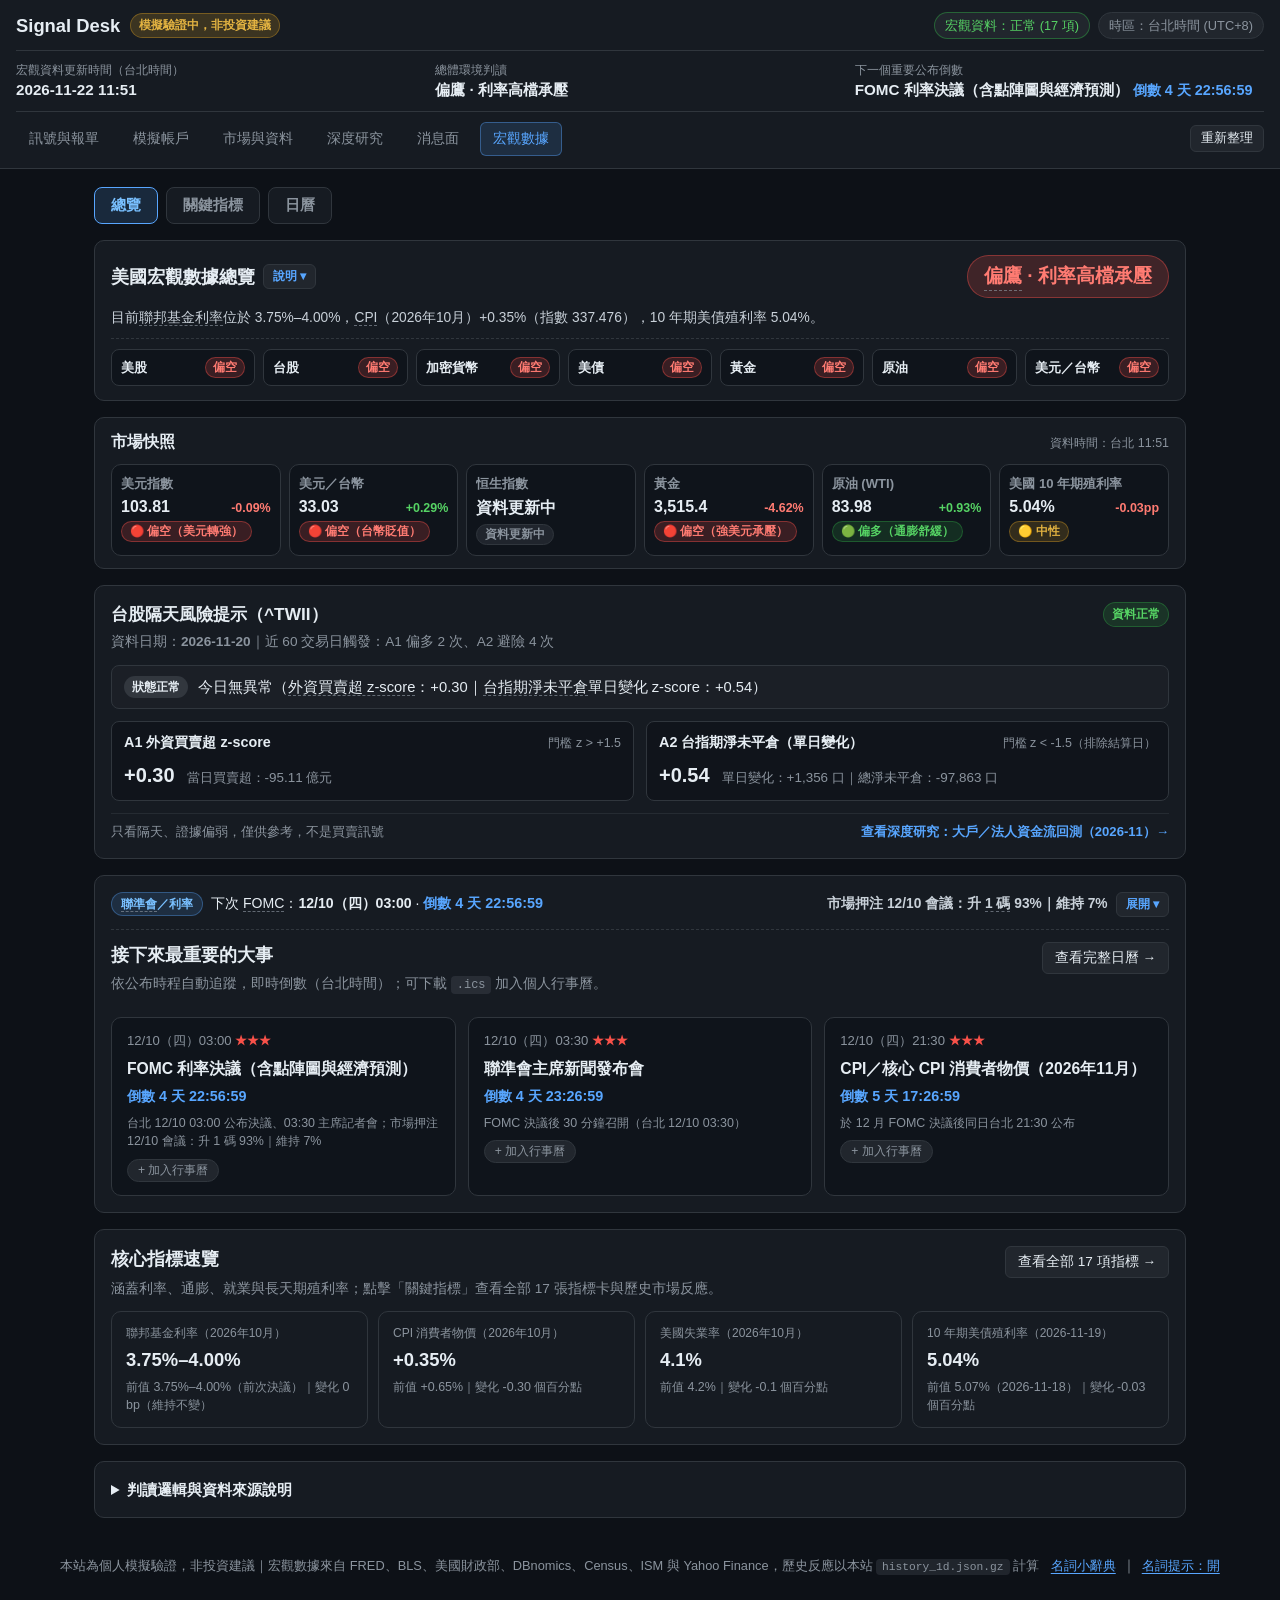
<file: macro.html>
<!DOCTYPE html>
<html lang="zh-Hant">
<head>
  <meta charset="UTF-8" />
  <meta name="viewport" content="width=device-width, initial-scale=1.0" />
  <title>宏觀數據｜Signal Desk 報單網站</title>
  <link rel="stylesheet" href="./assets/style.css?v=20261124a" />
</head>
<body>
  <header class="topbar">
    <div class="topbar-row">
      <div class="brand">
        <a href="./index.html#/wall" class="brand-title">Signal Desk</a>
        <span class="badge badge-warn">模擬驗證中，非投資建議</span>
      </div>
      <div class="status-lights">
        <span id="macro-data-light" class="light light-neutral">宏觀資料：讀取中</span>
        <span class="light light-neutral">時區：台北時間 (UTC+8)</span>
      </div>
    </div>
    <div class="topbar-metrics">
      <div class="metric">
        <span class="metric-label">宏觀資料更新時間（台北時間）</span>
        <span id="macro-updated-at" class="metric-value">--</span>
      </div>
      <div class="metric">
        <span class="metric-label">總體環境判讀</span>
        <span id="macro-top-stance" class="metric-value">--</span>
      </div>
      <div class="metric">
        <span class="metric-label">下一個重要公布倒數</span>
        <span id="macro-top-next" class="metric-value">--</span>
      </div>
    </div>
    <nav class="main-nav" aria-label="主導覽">
      <a href="./index.html#/wall" class="nav-link">訊號與報單</a>
      <a href="./index.html#/account" class="nav-link">模擬帳戶</a>
      <a href="./index.html#/data" class="nav-link">市場與資料</a>
      <a href="./index.html#/research" class="nav-link">深度研究</a>
      <a href="./index.html#/news" class="nav-link">消息面</a>
      <a href="./macro.html" class="nav-link active">宏觀數據</a>
      <button id="macro-refresh-btn" class="btn btn-sm" type="button">重新整理</button>
    </nav>
  </header>

  <main class="container">
    <section id="macro-error-box" class="error-box hidden"></section>
    <section id="macro-updating-banner" class="alert-banner hidden"></section>

    <div class="macro-subtabs" id="macro-subtabs" role="tablist" aria-label="宏觀數據分頁">
      <button class="macro-subtab active" role="tab" data-macro-tab="overview" aria-selected="true" type="button">總覽</button>
      <button class="macro-subtab" role="tab" data-macro-tab="data" aria-selected="false" type="button">關鍵指標</button>
      <button class="macro-subtab" role="tab" data-macro-tab="calendar" aria-selected="false" type="button">日曆</button>
    </div>

    <!-- ================= 分頁 1：總覽 ================= -->
    <section id="macro-view-overview" class="macro-tab-view">
      <!-- (1) 現有總覽（含 7 塊資產影響標籤） -->
      <section class="card macro-overview-hero-card">
        <div class="macro-hero-stance">
          <div class="macro-hero-title-wrap">
            <h1>美國宏觀數據總覽</h1>
            <button type="button" id="macro-stance-toggle" class="macro-inline-toggle" aria-expanded="false">說明 ▾</button>
          </div>
          <span id="macro-stance-badge" class="macro-pill-tag macro-stance-xl neut">讀取中</span>
        </div>
        <p id="macro-stance-brief" class="macro-stance-brief">正在載入最新宏觀數據...</p>
        <div id="macro-stance-detail-box" class="macro-stance-detail hidden">
          <p class="subtitle" style="margin:0 0 6px;">追蹤影響美股、台股與加密貨幣的 17 項核心美國宏觀指標、FedWatch 期貨定價、市場快照與官方公布時程。所有時間均已換算為<strong>台北時間</strong>。</p>
          <p id="macro-stance-desc" class="muted" style="margin:0;">正在載入最新宏觀數據...</p>
        </div>

        <div class="macro-asset-strip-wrap">
          <div id="macro-asset-impacts" class="macro-asset-pills" role="group" aria-label="對各資產的影響"></div>
          <div id="macro-asset-detail" class="macro-asset-detail hidden"></div>
        </div>
      </section>

      <!-- (2) 市場快照：一排 6 張小卡 -->
      <section class="card macro-snapshot-card" id="macro-snapshot-section">
        <div class="macro-snap-header">
          <h2>市場快照</h2>
          <span id="macro-snapshot-time" class="muted macro-snap-time">資料時間：台北 --:--</span>
        </div>
        <div id="macro-snapshot-grid" class="macro-snap-grid">
          <div class="empty-state">市場快照載入中...</div>
        </div>
      </section>

      <div id="macro-flow-tw-slot"></div>

      <!-- (3) 聯準會／利率區：下次 FOMC 倒數＋FedWatch 單行摘要（預設收合）＋近期大事 -->
      <section class="card" id="macro-fed-section">
        <div class="macro-fedwatch-bar">
          <div class="macro-fedwatch-bar-left">
            <span class="macro-fed-k">聯準會／利率</span>
            <span id="macro-fomc-next-line" class="macro-fomc-next-line">下次 FOMC 載入中...</span>
          </div>
          <div class="macro-fedwatch-bar-right">
            <span id="macro-fedwatch-summary" class="macro-fedwatch-summary">FedWatch 載入中...</span>
            <button type="button" id="macro-fedwatch-toggle" class="macro-inline-toggle" aria-expanded="false">展開 ▾</button>
          </div>
        </div>

        <div id="macro-fedwatch-panel" class="macro-fedwatch-panel hidden"></div>

        <div class="macro-fed-next-divider">
          <div class="section-header" style="margin-bottom:10px;">
            <div>
              <h2>接下來最重要的大事</h2>
              <p class="subtitle">依公布時程自動追蹤，即時倒數（台北時間）；可下載 <code>.ics</code> 加入個人行事曆。</p>
            </div>
            <button type="button" class="btn" id="macro-goto-calendar">查看完整日曆 →</button>
          </div>
          <div id="macro-overview-next-grid" class="macro-next-grid">
            <div class="empty-state">載入中...</div>
          </div>
        </div>
      </section>

      <section class="card">
        <div class="section-header">
          <div>
            <h2>核心指標速覽</h2>
            <p class="subtitle">涵蓋利率、通膨、就業與長天期殖利率；點擊「關鍵指標」查看全部 17 張指標卡與歷史市場反應。</p>
          </div>
          <button type="button" class="btn" id="macro-goto-data">查看全部 17 項指標 →</button>
        </div>
        <div id="macro-overview-stats" class="summary-grid"></div>
      </section>

      <section class="card">
        <details class="macro-fold" id="macro-logic-fold">
          <summary>判讀邏輯與資料來源說明</summary>
          <div style="margin-top:10px; font-size:0.86rem; color:#c9d1d9; line-height:1.65;">
            <p style="margin:0 0 8px;">本頁紅／綠顏色邏輯與 <code>pandatracing</code> 一致：對風險資產（美股、台股、加密貨幣）而言，<strong>🔴 代表偏熱／偏鷹（升息或高利率壓力，偏利空）</strong>、<strong>🟢 代表溫和降溫／偏鴿（偏利多）</strong>、🟡 代表中性；市場漲跌幅統計表則維持 <strong>綠漲、紅跌</strong>。</p>
            <p style="margin:0 0 8px;">實際值由 GitHub Actions 每日更新（<code>daily.yml</code>），取自免 API Key 公開來源：FRED、BLS API v1、美國財政部、DBnomics BEA、美國普查局 Census、TradingEconomics 與 Yahoo Finance（<code>yfinance</code> CBOT ZQ 期貨與匯率商品快照）；歷史市場反應使用本站 <code>data</code> 分支 <code>history_1d.json.gz</code> 約 10 年日線計算。</p>
            <p style="margin:0;">預期值僅於具有可靠公開出處（TradingEconomics、Investing.com、WSJ、路透／道瓊調查、CME FedWatch）時顯示；無可靠來源者一律標示「無可靠預期值」，並改用「高於／低於前值」進行比較與統計。</p>
          </div>
        </details>
      </section>
    </section>

    <!-- ================= 分頁 2：關鍵指標 ================= -->
    <section id="macro-view-data" class="macro-tab-view hidden">
      <nav class="macro-jump-nav" aria-label="指標分類快速跳轉">
        <a href="#macro-sec-rates">利率（3）</a>
        <a href="#macro-sec-inflation">通膨（5）</a>
        <a href="#macro-sec-jobs">就業（5）</a>
        <a href="#macro-sec-growth">成長（4）</a>
      </nav>

      <section class="card" id="macro-sec-rates">
        <h2>利率（3 項）</h2>
        <p class="subtitle">聯邦基金利率目標區間與 2 年期／10 年期美債殖利率，決定全市場無風險資金成本與估值折現率。</p>
        <div id="macro-grid-rates" class="macro-card-grid"></div>
      </section>

      <section class="card" id="macro-sec-inflation">
        <h2>通膨（5 項）</h2>
        <p class="subtitle">CPI、核心 CPI、PCE、核心 PCE 與 PPI；走勢圖顯示近 24 個月環比 %，數字越接近 0 代表漲勢越收斂。</p>
        <div id="macro-grid-inflation" class="macro-card-grid"></div>
      </section>

      <section class="card" id="macro-sec-jobs">
        <h2>就業（5 項）</h2>
        <p class="subtitle">非農就業新增、失業率、平均時薪、每週初領失業金人數與 JOLTS 職位空缺；高利率環境關注就業是否「有序降溫」。</p>
        <div id="macro-grid-jobs" class="macro-card-grid"></div>
      </section>

      <section class="card" id="macro-sec-growth">
        <h2>成長（4 項）</h2>
        <p class="subtitle">GDP 年化季增率、ISM 製造業／服務業 PMI 與零售銷售，衡量美國內需動能與景氣溫度。</p>
        <div id="macro-grid-growth" class="macro-card-grid"></div>
      </section>
    </section>

    <!-- ================= 分頁 3：日曆 ================= -->
    <section id="macro-view-calendar" class="macro-tab-view hidden">
      <div id="macro-cal-hero" class="macro-cal-hero">
        <div>
          <div class="macro-cal-hero-k">下一個重要公布事件（台北時間）</div>
          <div class="macro-cal-hero-title">載入中...</div>
          <div class="muted">載入中...</div>
        </div>
      </div>

      <section class="card">
        <div class="macro-cal-controls">
          <div class="macro-seg" id="macro-cal-range-tabs" role="group" aria-label="未來公布區間">
            <button type="button" class="macro-seg-btn active" data-range="week2">本週與下週</button>
            <button type="button" class="macro-seg-btn" data-range="this_week">本週</button>
            <button type="button" class="macro-seg-btn" data-range="next_week">下週</button>
            <button type="button" class="macro-seg-btn" data-range="60d">未來 60 天</button>
          </div>
          <div class="macro-cal-selects">
            <select id="macro-cal-stars" aria-label="重要程度篩選">
              <option value="3" selected>僅顯示 ★★★（預設）</option>
              <option value="all">全部重要程度</option>
            </select>
            <select id="macro-cal-indicator" aria-label="指標篩選">
              <option value="all" selected>全部指標</option>
            </select>
          </div>
        </div>
      </section>

      <section class="card">
        <div class="section-header">
          <div>
            <h2>即將公布（<span id="macro-cal-up-label">本週與下週</span>）</h2>
            <p class="subtitle">預設只顯示「本週」與「下週」的 ★★★ 重要事件，避免一次展開 60 天造成資訊過載；可用上方分段按鈕切換。</p>
          </div>
          <span id="macro-cal-up-count" class="badge badge-warn">0 筆</span>
        </div>
        <div id="macro-cal-upcoming-list" class="macro-cal-list"></div>
      </section>

      <section class="card">
        <div class="section-header">
          <div>
            <h2>已公布紀錄（<span id="macro-cal-past-label">最近 7 天</span>）</h2>
            <p class="subtitle">預設只列最近 7 天，每筆精簡顯示實際 vs 預期／前值與那指／台股／BTC 反應色塊；點一下可展開細節，或用右側選單往前翻最多一年。</p>
          </div>
          <div class="macro-cal-selects">
            <select id="macro-cal-past-month" aria-label="過去月份篩選">
              <option value="recent7" selected>最近 7 天（預設）</option>
            </select>
          </div>
        </div>
        <div id="macro-cal-past-list" class="macro-cal-list"></div>
      </section>

      <section class="card">
        <div class="note-box" style="margin-top:0;">
          <strong>台北時間與美國冬令／夏令時換算說明：</strong>
          <ul style="margin:6px 0 0; padding-left:18px;">
            <li><strong>美國夏令時（EDT，3 月第 2 個週日～11 月第 1 個週日）：</strong>美東 08:30 ＝ 台北 <strong>20:30</strong>；美東 10:00 ＝ 台北 <strong>22:00</strong>；FOMC 美東 14:00 ＝ 台北次日 <strong>02:00</strong>。</li>
            <li><strong>美國冬令時（EST，11 月第 1 個週日～次年 3 月第 2 個週日）：</strong>美東 08:30 ＝ 台北 <strong>21:30</strong>；美東 10:00 ＝ 台北 <strong>23:00</strong>；FOMC 美東 14:00 ＝ 台北次日 <strong>03:00</strong>。</li>
            <li>本頁時程由 <code>config/macro_calendar.yaml</code> 依 BLS、BEA、聯準會 FOMC、普查局、勞工部與 ISM 官方時程自動轉換，完整處理冬令／夏令切換。</li>
          </ul>
        </div>
      </section>
    </section>
  </main>

  <!-- ================= 共用彈窗（歷史反應 / 市場快照詳情 / 名詞小辭典） ================= -->
  <div id="macro-hist-modal-backdrop" class="macro-modal-backdrop hidden" role="presentation">
    <div class="macro-modal" role="dialog" aria-modal="true" aria-labelledby="macro-hist-modal-title">
      <div class="macro-modal-head">
        <div id="macro-hist-modal-title" class="macro-modal-title">詳情</div>
        <button id="macro-hist-modal-close" class="macro-modal-close" type="button" aria-label="關閉">✕</button>
      </div>
      <div id="macro-hist-modal-body" class="macro-modal-body"></div>
    </div>
  </div>

  <footer class="footer">
    <span>本站為個人模擬驗證，非投資建議｜宏觀數據來自 FRED、BLS、美國財政部、DBnomics、Census、ISM 與 Yahoo Finance，歷史反應以本站 <code>history_1d.json.gz</code> 計算</span>
    <span class="footer-actions">
      <button type="button" id="macro-glossary-open" class="footer-link-btn">名詞小辭典</button>
      <span class="muted">｜</span>
      <button type="button" id="glossary-toggle-btn" class="footer-link-btn" aria-pressed="true">名詞提示：開</button>
    </span>
  </footer>

  <script src="./assets/config.js?v=20261124a"></script>
  <script src="./assets/glossary.js?v=20261124a"></script>
  <script src="./assets/flow_tw.js?v=20261124a"></script>
  <script src="./assets/macro.js?v=20261124a"></script>
</body>
</html>
</file>
<file: assets/style.css>
:root {
  --bg: #0d1117;
  --surface: #161b22;
  --border: #30363d;
  --text: #e6edf3;
  --muted: #8b949e;
  --ok: #2ea043;
  --warn: #d29922;
  --danger: #f85149;
  --accent: #58a6ff;
}

* {
  box-sizing: border-box;
}

body {
  margin: 0;
  font-family: -apple-system, BlinkMacSystemFont, "Segoe UI", "Noto Sans TC", sans-serif;
  background-color: var(--bg);
  color: var(--text);
  line-height: 1.5;
}

code {
  background: rgba(110, 118, 129, 0.2);
  padding: 2px 6px;
  border-radius: 4px;
  font-size: 0.88em;
}

.topbar {
  background: var(--surface);
  border-bottom: 1px solid var(--border);
  padding: 12px 16px;
  position: sticky;
  top: 0;
  z-index: 10;
}

.topbar-row {
  display: flex;
  flex-wrap: wrap;
  justify-content: space-between;
  align-items: center;
  gap: 10px;
}

.brand {
  display: flex;
  align-items: center;
  gap: 10px;
  flex-wrap: wrap;
}

.brand-title {
  font-size: 1.15rem;
  font-weight: 700;
}

.badge {
  display: inline-block;
  padding: 2px 8px;
  border-radius: 999px;
  font-size: 0.78rem;
  font-weight: 600;
}

.badge-warn {
  background: rgba(210, 153, 34, 0.2);
  color: #e3b341;
  border: 1px solid rgba(210, 153, 34, 0.4);
}

.status-lights {
  display: flex;
  flex-wrap: wrap;
  gap: 8px;
}

.light {
  font-size: 0.8rem;
  padding: 3px 10px;
  border-radius: 999px;
  border: 1px solid var(--border);
  background: #21262d;
}

.light-ok {
  border-color: rgba(46, 160, 67, 0.5);
  color: #56d364;
}

.light-warn {
  border-color: rgba(210, 153, 34, 0.5);
  color: #e3b341;
}

.light-danger {
  border-color: rgba(248, 81, 73, 0.5);
  color: #ff7b72;
}

.light-neutral {
  color: var(--muted);
}

.topbar-metrics {
  display: grid;
  grid-template-columns: repeat(auto-fit, minmax(150px, 1fr));
  gap: 10px;
  margin-top: 10px;
  padding-top: 10px;
  border-top: 1px solid var(--border);
}

.metric {
  display: flex;
  flex-direction: column;
}

.metric-label {
  font-size: 0.75rem;
  color: var(--muted);
}

.metric-value {
  font-size: 0.95rem;
  font-weight: 600;
}

.alert-banner {
  margin-top: 10px;
  padding: 8px 12px;
  border-radius: 6px;
  background: rgba(210, 153, 34, 0.15);
  border: 1px solid rgba(210, 153, 34, 0.4);
  color: #e3b341;
  font-size: 0.88rem;
}

.alert-danger {
  background: rgba(248, 81, 73, 0.15);
  border-color: rgba(248, 81, 73, 0.4);
  color: #ff7b72;
}

.hidden {
  display: none !important;
}

.container {
  max-width: 1120px;
  margin: 18px auto;
  padding: 0 14px;
  display: flex;
  flex-direction: column;
  gap: 16px;
}

.card {
  background: var(--surface);
  border: 1px solid var(--border);
  border-radius: 10px;
  padding: 16px;
}

.section-header {
  display: flex;
  justify-content: space-between;
  align-items: flex-start;
  gap: 12px;
  flex-wrap: wrap;
}

h1, h2 {
  margin: 0 0 6px 0;
  font-size: 1.1rem;
}

.subtitle {
  margin: 0 0 12px 0;
  font-size: 0.85rem;
  color: var(--muted);
}

.btn {
  background: #21262d;
  color: var(--text);
  border: 1px solid var(--border);
  border-radius: 6px;
  padding: 6px 12px;
  font-size: 0.85rem;
  cursor: pointer;
}

.btn:hover {
  border-color: var(--accent);
}

.filter-tabs,
.tabs {
  display: flex;
  gap: 8px;
  flex-wrap: wrap;
  margin-bottom: 12px;
}

.account-subtabs {
  margin-bottom: 14px;
}

.tab {
  display: inline-flex;
  align-items: center;
  text-decoration: none;
  background: transparent;
  color: var(--muted);
  border: 1px solid var(--border);
  border-radius: 6px;
  padding: 5px 12px;
  font-size: 0.85rem;
  cursor: pointer;
}

.tab.active {
  background: rgba(88, 166, 255, 0.15);
  color: var(--accent);
  border-color: var(--accent);
}

.table-wrap {
  overflow-x: auto;
}

.data-table {
  width: 100%;
  border-collapse: collapse;
  font-size: 0.86rem;
}

.data-table th,
.data-table td {
  padding: 9px 10px;
  border-bottom: 1px solid var(--border);
  text-align: left;
  white-space: nowrap;
}

.data-table th {
  color: var(--muted);
  font-weight: 600;
}

.pill {
  display: inline-block;
  padding: 2px 7px;
  border-radius: 4px;
  font-size: 0.76rem;
  font-weight: 600;
}

.pill-ok {
  background: rgba(46, 160, 67, 0.2);
  color: #56d364;
}

.pill-warn {
  background: rgba(210, 153, 34, 0.2);
  color: #e3b341;
}

.pill-fail {
  background: rgba(248, 81, 73, 0.2);
  color: #ff7b72;
}

.pill-live {
  background: rgba(88, 166, 255, 0.16);
  color: #79c0ff;
}

.chg-up {
  color: #56d364;
  font-weight: 600;
}

.chg-down {
  color: #ff7b72;
  font-weight: 600;
}

.error-box {
  background: rgba(248, 81, 73, 0.12);
  border: 1px solid rgba(248, 81, 73, 0.45);
  color: #ff7b72;
  padding: 12px 14px;
  border-radius: 8px;
  font-size: 0.9rem;
}

.muted {
  color: var(--muted);
  font-size: 0.86rem;
}

.center {
  text-align: center !important;
}

.footer {
  text-align: center;
  color: var(--muted);
  font-size: 0.8rem;
  padding: 20px 14px 28px;
}

.brand-title {
  color: var(--text);
  text-decoration: none;
}

.main-nav {
  display: flex;
  flex-wrap: wrap;
  align-items: center;
  gap: 8px;
  margin-top: 10px;
  padding-top: 10px;
  border-top: 1px solid var(--border);
}

.nav-link {
  color: var(--muted);
  text-decoration: none;
  padding: 5px 12px;
  border-radius: 6px;
  font-size: 0.88rem;
  border: 1px solid transparent;
}

.nav-link.active {
  color: var(--accent);
  background: rgba(88, 166, 255, 0.14);
  border-color: rgba(88, 166, 255, 0.4);
}

.btn-sm {
  margin-left: auto;
  padding: 4px 10px;
  font-size: 0.8rem;
}

.summary-grid {
  display: grid;
  grid-template-columns: repeat(auto-fit, minmax(150px, 1fr));
  gap: 10px;
}

.summary-card {
  background: var(--surface);
  border: 1px solid var(--border);
  border-radius: 10px;
  padding: 12px 14px;
  display: flex;
  flex-direction: column;
  gap: 4px;
}

.summary-val {
  font-size: 1.15rem;
  font-weight: 700;
}

.filter-controls {
  display: flex;
  flex-wrap: wrap;
  gap: 8px;
  margin-bottom: 14px;
}

.filter-controls select,
.filter-controls input {
  background: var(--bg);
  color: var(--text);
  border: 1px solid var(--border);
  border-radius: 6px;
  padding: 6px 10px;
  font-size: 0.85rem;
}

.signal-grid {
  display: grid;
  grid-template-columns: repeat(auto-fill, minmax(310px, 1fr));
  gap: 14px;
  align-items: start;
}

.signal-card {
  background: #0f141b;
  border: 1px solid var(--border);
  border-radius: 10px;
  padding: 14px;
  display: flex;
  flex-direction: column;
  gap: 10px;
}

.signal-card-head {
  display: flex;
  justify-content: space-between;
  align-items: flex-start;
  gap: 8px;
}

.signal-card-title {
  font-size: 1rem;
  font-weight: 700;
}

.signal-card-compact {
  cursor: pointer;
  display: flex;
  flex-direction: column;
  gap: 8px;
}

.signal-compact-head {
  display: flex;
  justify-content: space-between;
  align-items: flex-start;
  gap: 8px;
  flex-wrap: wrap;
}

.signal-compact-title {
  display: flex;
  align-items: center;
  flex-wrap: wrap;
  gap: 6px;
  font-size: 1rem;
  font-weight: 700;
}

.signal-compact-badges {
  display: flex;
  align-items: center;
  flex-wrap: wrap;
  gap: 6px;
}

.signal-compact-reason {
  font-size: 0.84rem;
  line-height: 1.45;
  word-break: break-word;
}

.signal-compact-kv {
  display: grid;
  grid-template-columns: 1fr 1fr;
  gap: 6px 10px;
  font-size: 0.85rem;
}

.signal-compact-kv-wide {
  grid-column: 1 / -1;
}

.signal-card-details {
  display: none;
  flex-direction: column;
  gap: 10px;
  padding-top: 10px;
  border-top: 1px dashed var(--border);
}

.signal-card.expanded .signal-card-details {
  display: flex;
}

.pill-neutral {
  background: rgba(139, 148, 158, 0.16);
  color: var(--muted);
  border: 1px solid rgba(139, 148, 158, 0.35);
}

.signal-kv {
  display: grid;
  grid-template-columns: 1fr 1fr;
  gap: 6px 10px;
  font-size: 0.83rem;
}

.live-box {
  background: rgba(88, 166, 255, 0.08);
  border: 1px solid rgba(88, 166, 255, 0.25);
  border-radius: 8px;
  padding: 8px 10px;
  font-size: 0.82rem;
}

.card-actions {
  display: flex;
  gap: 8px;
  flex-wrap: wrap;
  margin-top: 4px;
}

.btn-primary {
  background: rgba(88, 166, 255, 0.18);
  border-color: rgba(88, 166, 255, 0.5);
  color: #79c0ff;
  text-decoration: none;
  display: inline-flex;
  align-items: center;
}

.empty-state {
  grid-column: 1 / -1;
  text-align: center;
  color: var(--muted);
  padding: 28px 14px;
  border: 1px dashed var(--border);
  border-radius: 8px;
}

.chart-container {
  width: 100%;
  height: 360px;
  border: 1px solid var(--border);
  border-radius: 8px;
  overflow: hidden;
  background: #0d1117;
}

.timeline {
  list-style: none;
  padding: 0;
  margin: 0;
  display: flex;
  flex-direction: column;
  gap: 10px;
}

.timeline-item {
  border-left: 2px solid var(--accent);
  padding-left: 12px;
  font-size: 0.86rem;
}

@media (max-width: 640px) {
  .main-nav {
    flex-wrap: nowrap;
    overflow-x: auto;
    -webkit-overflow-scrolling: touch;
    scrollbar-width: none;
  }
  .main-nav::-webkit-scrollbar {
    display: none;
  }
  .main-nav .nav-link,
  .main-nav .btn-sm {
    flex: 0 0 auto;
    white-space: nowrap;
  }
  .signal-grid,
  .simple-grid {
    grid-template-columns: 1fr;
  }
  .signal-kv,
  .signal-compact-kv {
    grid-template-columns: 1fr;
  }
  .chart-container {
    height: 280px;
  }
  .data-table.mobile-cards,
  .data-table.mobile-cards tbody {
    display: block;
    width: 100%;
  }
  .data-table.mobile-cards thead {
    display: none;
  }
  .data-table.mobile-cards tr {
    display: block;
    border: 1px solid var(--border);
    border-radius: 8px;
    padding: 10px 12px;
    margin-bottom: 10px;
    background: #0f141b;
  }
  .data-table.mobile-cards td {
    display: flex;
    justify-content: space-between;
    align-items: flex-start;
    gap: 10px;
    white-space: normal;
    text-align: right;
    border-bottom: 1px dashed rgba(48, 54, 61, 0.5);
    padding: 6px 0;
    word-break: break-word;
  }
  .data-table.mobile-cards td:last-child {
    border-bottom: none;
  }
  .data-table.mobile-cards td::before {
    content: attr(data-label);
    color: var(--muted);
    font-weight: 600;
    text-align: left;
    flex-shrink: 0;
  }
  .data-table.mobile-cards td[colspan] {
    display: block;
    text-align: center;
  }
  .data-table.mobile-cards td[colspan]::before {
    display: none;
  }
}

.watch-summary-bar {
  display: flex;
  flex-wrap: wrap;
  gap: 8px;
  margin-bottom: 12px;
}

.watch-chip {
  background: #21262d;
  color: var(--text);
  border: 1px solid var(--border);
  border-radius: 999px;
  padding: 4px 10px;
  font-size: 0.8rem;
  cursor: pointer;
}

.watch-chip.active {
  background: rgba(88, 166, 255, 0.18);
  border-color: var(--accent);
  color: #79c0ff;
  font-weight: 600;
}

.watch-more-wrap {
  margin-top: 12px;
  text-align: center;
}

.bt-details summary {
  cursor: pointer;
  color: var(--accent);
  font-size: 0.84rem;
}

.bt-details-body {
  margin-top: 6px;
  font-size: 0.8rem;
  color: var(--muted);
  white-space: normal;
  line-height: 1.5;
}

.meter-grid {
  display: grid;
  grid-template-columns: repeat(auto-fit, minmax(220px, 1fr));
  gap: 12px;
}

.meter-card {
  background: #0f141b;
  border: 1px solid var(--border);
  border-radius: 8px;
  padding: 12px;
}

.meter-head {
  display: flex;
  justify-content: space-between;
  font-size: 0.84rem;
  margin-bottom: 6px;
}

.meter-bar {
  width: 100%;
  height: 8px;
  background: #21262d;
  border-radius: 999px;
  overflow: hidden;
}

.meter-fill {
  height: 100%;
  background: var(--accent);
  transition: width 0.2s ease;
}

.meter-fill.warn {
  background: var(--warn);
}

.meter-fill.danger {
  background: var(--danger);
}

.simple-grid {
  display: grid;
  grid-template-columns: repeat(auto-fill, minmax(320px, 1fr));
  gap: 14px;
}

.simple-card {
  background: #0f141b;
  border: 1px solid var(--border);
  border-radius: 10px;
  padding: 14px 16px;
  display: flex;
  flex-direction: column;
  gap: 6px;
  font-size: 0.9rem;
}

.simple-card-line {
  line-height: 1.5;
  word-break: break-word;
}

.btn-xs {
  padding: 2px 9px;
  font-size: 0.78rem;
  line-height: 1.4;
  flex-shrink: 0;
}

.open-now-head {
  display: flex;
  justify-content: space-between;
  align-items: flex-start;
  gap: 8px;
  margin-bottom: 2px;
}

.open-now-product {
  display: flex;
  flex-wrap: wrap;
  align-items: center;
  gap: 6px;
  font-size: 1rem;
  font-weight: 700;
}

.open-now-strategy {
  font-size: 0.78rem;
  font-weight: 400;
  color: var(--muted);
}

.open-now-live {
  font-size: 0.8rem;
  margin-left: 6px;
}

.open-now-history {
  margin-top: 4px;
  padding-top: 6px;
  border-top: 1px dashed var(--border);
  font-size: 0.8rem;
  line-height: 1.45;
  color: var(--muted);
}

.simple-open-disclaimer {
  margin: 12px 0 0 0;
  font-size: 0.8rem;
}

.simple-tp-explainer {
  padding: 12px 16px;
}

.simple-tp-summary {
  cursor: pointer;
  font-size: 1rem;
  font-weight: 700;
  color: var(--text);
  list-style-position: inside;
}

.simple-tp-body {
  margin-top: 10px;
  font-size: 0.88rem;
  color: var(--text);
  line-height: 1.65;
}

.simple-tp-body p {
  margin: 0 0 6px 0;
}

.simple-tp-body ul {
  margin: 0;
  padding-left: 20px;
  display: flex;
  flex-direction: column;
  gap: 4px;
}

/* 短線策略研究分頁樣式 */
.badge-danger {
  background: rgba(248, 81, 73, 0.18);
  color: #ff7b72;
  border: 1px solid rgba(248, 81, 73, 0.4);
}

.badge-ok {
  background: rgba(46, 160, 67, 0.18);
  color: #56d364;
  border: 1px solid rgba(46, 160, 67, 0.4);
}

.callout-takeaway {
  background: rgba(88, 166, 255, 0.1);
  border-left: 4px solid var(--accent);
  padding: 14px 18px;
  border-radius: 6px;
  margin: 16px 0;
  font-size: 1.05rem;
  line-height: 1.6;
}

.callout-takeaway p {
  margin: 0;
}

.research-section {
  margin-top: 24px;
  padding-top: 16px;
  border-top: 1px solid var(--border);
}

.research-section h2 {
  font-size: 1.15rem;
  margin-bottom: 8px;
  color: var(--text);
}

.research-section h3 {
  font-size: 1.02rem;
  margin: 18px 0 6px;
  color: var(--text);
}

.research-strat-list {
  padding-left: 20px;
  line-height: 1.8;
  margin: 10px 0;
}

.metrics-explainer {
  background: var(--surface);
  border: 1px solid var(--border);
  border-radius: 6px;
  padding: 12px 16px;
  margin: 14px 0;
}

.metrics-explainer h4 {
  margin: 0 0 8px 0;
  font-size: 0.95rem;
  color: #e3b341;
}

.metrics-explainer ul {
  margin: 0;
  padding-left: 18px;
  font-size: 0.88rem;
  line-height: 1.6;
}

.pf-val {
  display: inline-block;
  padding: 2px 6px;
  border-radius: 4px;
  font-variant-numeric: tabular-nums;
}

.pf-fail {
  color: #ff7b72;
  background: rgba(248, 81, 73, 0.14);
  font-weight: 600;
}

.pf-pass {
  color: #56d364;
  background: rgba(46, 160, 67, 0.14);
  font-weight: 600;
}

.quote-callout {
  background: rgba(210, 153, 34, 0.1);
  border-left: 4px solid var(--warn);
  padding: 12px 16px;
  border-radius: 4px;
  margin: 14px 0;
  font-style: italic;
  font-size: 1rem;
  color: #e3b341;
}

.quote-callout p {
  margin: 0;
}

.note-box {
  background: rgba(110, 118, 129, 0.12);
  border: 1px solid var(--border);
  padding: 10px 14px;
  border-radius: 6px;
  margin-top: 12px;
  font-size: 0.88rem;
  line-height: 1.5;
}

.highlight-row {
  background: rgba(88, 166, 255, 0.08);
  font-weight: 600;
}

.round1-details {
  margin: 20px 0 10px;
  padding: 12px 16px;
  background: var(--surface);
  border: 1px solid var(--border);
  border-radius: 6px;
}

.round1-details summary {
  cursor: pointer;
  font-size: 0.92rem;
  color: var(--accent);
  padding: 4px 0;
}

.round1-details[open] summary {
  margin-bottom: 12px;
}

.learnings-list {
  padding-left: 20px;
  line-height: 1.8;
  margin: 12px 0;
}

.learnings-list li {
  margin-bottom: 8px;
}

.disclaimer-box {
  background: rgba(248, 81, 73, 0.06);
  border: 1px solid rgba(248, 81, 73, 0.25);
  border-radius: 6px;
  padding: 14px 16px;
  margin-top: 24px;
}

.disclaimer-box p {
  margin: 0;
  font-size: 0.88rem;
}

.github-links {
  display: flex;
  flex-wrap: wrap;
  gap: 12px;
  margin-top: 10px;
}

.ext-link {
  color: var(--accent);
  text-decoration: none;
  font-size: 0.88rem;
}

.ext-link:hover {
  text-decoration: underline;
}

/* 深度研究 (In-Depth Research) */
.table-wrap, .table-responsive {
  overflow-x: auto;
  -webkit-overflow-scrolling: touch;
}

.research-toc {
  display: grid;
  grid-template-columns: 1fr;
  gap: 16px;
  margin: 16px 0 24px;
}

@media (min-width: 720px) {
  .research-toc {
    grid-template-columns: repeat(2, minmax(0, 1fr));
  }
}

.research-toc-card {
  background: var(--surface);
  border: 1px solid var(--border);
  border-radius: 8px;
  padding: 16px 18px;
  cursor: pointer;
  transition: transform 0.15s ease, border-color 0.15s ease;
  display: flex;
  flex-direction: column;
  justify-content: space-between;
}

.research-toc-card:hover {
  transform: translateY(-2px);
  border-color: var(--accent);
}

.toc-card-header {
  display: flex;
  justify-content: space-between;
  align-items: center;
  margin-bottom: 8px;
}

.toc-num {
  font-size: 0.8rem;
  font-weight: 600;
  color: var(--accent);
}

.toc-title {
  margin: 0 0 8px;
  font-size: 1.05rem;
  line-height: 1.4;
  color: var(--text);
}

.toc-takeaway {
  font-size: 0.88rem;
  color: var(--muted);
  line-height: 1.5;
  margin: 0 0 12px;
  flex-grow: 1;
}

.toc-action {
  font-size: 0.82rem;
  color: var(--accent);
  font-weight: 600;
}

.research-article {
  margin-bottom: 28px;
}

.article-header {
  user-select: none;
}

.article-header-actions {
  display: flex;
  align-items: center;
  gap: 10px;
}

.article-toggle-btn {
  cursor: pointer;
}

.article-body.collapsed {
  display: none;
}

.takeaway-pill {
  display: inline-block;
  background: rgba(88, 166, 255, 0.12);
  border-left: 3px solid var(--accent);
  padding: 8px 12px;
  border-radius: 4px;
  font-size: 0.88rem;
  margin: 8px 0;
}

.text-success {
  color: #56d364;
}

.text-danger {
  color: #ff7b72;
}

.matrix-cell {
  text-align: center;
  line-height: 1.35;
  padding: 8px 6px;
  vertical-align: middle;
}

.matrix-cell.pass-high {
  background: rgba(46, 160, 67, 0.08);
}

.matrix-cell.bust-high {
  background: rgba(248, 81, 73, 0.08);
}

.matrix-pass {
  font-weight: 600;
  font-size: 0.95rem;
  display: block;
}

.matrix-bust {
  font-size: 0.82rem;
  display: block;
}

.matrix-days {
  font-size: 0.8rem;
  color: var(--muted);
  display: block;
}

/* 技術分析展開面板（#/data 市場與資料頁） - 3 秒看懂重構 */
tr.instrument-row {
  cursor: pointer;
  transition: background 0.15s ease;
}

tr.instrument-row:hover {
  background: rgba(88, 166, 255, 0.06);
}

tr.instrument-row.ta-expanded {
  background: rgba(88, 166, 255, 0.12);
}

tr.ta-detail-row > td.ta-detail-cell {
  padding: 14px 16px;
  background: #090d13;
  border-bottom: 2px solid var(--accent);
  white-space: normal;
  text-align: left;
}

.ta-panel {
  display: flex;
  flex-direction: column;
  gap: 14px;
}

/* 桌面版左右並排，手機上下堆疊 */
.ta-top-grid {
  display: grid;
  grid-template-columns: 1fr;
  gap: 14px;
}

@media (min-width: 860px) {
  .ta-top-grid {
    grid-template-columns: 0.9fr 1.1fr;
    align-items: stretch;
  }
}

/* 第 1 層：重點卡 */
.ta-hero-card {
  background: #111722;
  border: 1px solid rgba(88, 166, 255, 0.25);
  border-radius: 10px;
  padding: 14px 16px;
  display: flex;
  flex-direction: column;
  gap: 12px;
  justify-content: space-between;
}

.ta-hero-badges-row {
  display: flex;
  flex-wrap: wrap;
  justify-content: space-between;
  align-items: center;
  gap: 10px;
  border-bottom: 1px solid rgba(48, 54, 61, 0.6);
  padding-bottom: 10px;
}

.ta-trend-badge {
  display: inline-flex;
  align-items: center;
  gap: 6px;
  padding: 6px 14px;
  border-radius: 6px;
  font-size: 1.15rem;
  font-weight: 800;
  letter-spacing: 0.5px;
}

.ta-trend-up {
  background: rgba(46, 160, 67, 0.22);
  color: #3fb950;
  border: 1px solid rgba(46, 160, 67, 0.5);
}

.ta-trend-down {
  background: rgba(248, 81, 73, 0.22);
  color: #f85149;
  border: 1px solid rgba(248, 81, 73, 0.5);
}

.ta-trend-flat {
  background: rgba(139, 148, 158, 0.18);
  color: #8b949e;
  border: 1px solid rgba(139, 148, 158, 0.4);
}

.ta-hero-sub-badges {
  display: inline-flex;
  flex-wrap: wrap;
  align-items: center;
  gap: 6px;
}

.ta-sq-badge {
  padding: 4px 8px;
  border-radius: 4px;
  font-size: 0.78rem;
  font-weight: 600;
}

.ta-sq-squeeze {
  background: rgba(210, 153, 34, 0.22);
  color: #e3b341;
  border: 1px solid rgba(210, 153, 34, 0.5);
}

.ta-sq-expand {
  background: rgba(219, 109, 40, 0.22);
  color: #f0883e;
  border: 1px solid rgba(219, 109, 40, 0.5);
}

.ta-sq-normal {
  background: rgba(139, 148, 158, 0.14);
  color: #8b949e;
  border: 1px solid rgba(139, 148, 158, 0.3);
}

.ta-pattern-badge {
  display: inline-flex;
  align-items: center;
  gap: 4px;
  padding: 4px 8px;
  border-radius: 4px;
  font-size: 0.78rem;
  font-weight: 600;
  background: rgba(88, 166, 255, 0.12);
  color: #79c0ff;
  border: 1px solid rgba(88, 166, 255, 0.3);
}

.ta-ref-tag {
  font-size: 0.68rem;
  padding: 1px 4px;
  border-radius: 3px;
  background: rgba(88, 166, 255, 0.25);
  color: #c9d1d9;
}

/* 三格大數字並排 */
.ta-big-numbers-grid {
  display: grid;
  grid-template-columns: 1fr 1.15fr 1fr;
  gap: 8px;
  text-align: center;
  align-items: stretch;
}

.ta-num-col {
  padding: 8px 6px;
  border-radius: 8px;
  background: rgba(13, 17, 23, 0.6);
  border: 1px solid rgba(48, 54, 61, 0.5);
  display: flex;
  flex-direction: column;
  justify-content: center;
}

.ta-num-col.is-res {
  border-top: 3px solid #f85149;
}

.ta-num-col.is-cur {
  border-top: 3px solid #58a6ff;
  background: rgba(88, 166, 255, 0.08);
}

.ta-num-col.is-sup {
  border-top: 3px solid #3fb950;
}

.ta-num-label {
  font-size: 0.76rem;
  color: var(--muted);
  margin-bottom: 4px;
}

.ta-num-val {
  font-size: 1.12rem;
  font-weight: 700;
  line-height: 1.2;
  word-break: break-all;
}

.ta-num-col.is-res .ta-num-val {
  color: #f85149;
}

.ta-num-col.is-cur .ta-val-cur {
  color: #ffffff;
  font-size: 1.32rem;
  font-weight: 800;
}

.ta-num-col.is-sup .ta-num-val {
  color: #3fb950;
}

.ta-num-sub {
  font-size: 0.74rem;
  color: var(--muted);
  margin-top: 4px;
}

.ta-num-col.is-res .ta-num-sub {
  color: #ff7b72;
}

.ta-num-col.is-sup .ta-num-sub {
  color: #56d364;
}

/* 預估範圍列 */
.ta-range-box {
  background: rgba(22, 27, 34, 0.8);
  border: 1px dashed rgba(88, 166, 255, 0.35);
  border-radius: 6px;
  padding: 6px 10px;
  display: flex;
  align-items: center;
  gap: 8px;
  font-size: 0.84rem;
  color: #c9d1d9;
}

.ta-range-icon {
  color: var(--accent);
  font-weight: bold;
}

.ta-num-src {
  font-size: 0.7rem;
  color: var(--muted);
  margin-top: 3px;
  white-space: normal;
  word-break: keep-all;
  overflow-wrap: anywhere;
  line-height: 1.3;
}

/* 右側：詳細數據卡（2x2 格線，手機 1 欄） */
.ta-detail-panel {
  background: #111722;
  border: 1px solid rgba(88, 166, 255, 0.25);
  border-radius: 10px;
  padding: 12px 14px;
  display: flex;
  flex-direction: column;
  gap: 10px;
}

.ta-detail-header {
  display: flex;
  justify-content: space-between;
  align-items: baseline;
  border-bottom: 1px solid rgba(48, 54, 61, 0.6);
  padding-bottom: 6px;
}

.ta-detail-title {
  font-size: 0.92rem;
  font-weight: 700;
  color: var(--accent);
}

.ta-detail-date {
  font-size: 0.72rem;
  color: var(--muted);
}

.ta-detail-grid-2x2 {
  display: grid;
  grid-template-columns: 1fr;
  gap: 10px;
}

@media (min-width: 680px) {
  .ta-detail-grid-2x2 {
    grid-template-columns: 1fr 1fr;
  }
}

.ta-subcard {
  background: rgba(13, 17, 23, 0.65);
  border: 1px solid rgba(48, 54, 61, 0.65);
  border-radius: 8px;
  padding: 10px 12px;
  display: flex;
  flex-direction: column;
  gap: 6px;
}

.ta-subcard-title {
  margin: 0 0 2px;
  font-size: 0.8rem;
  font-weight: 700;
  color: #79c0ff;
  border-bottom: 1px solid rgba(48, 54, 61, 0.5);
  padding-bottom: 4px;
}

/* 支撐壓力表 */
.ta-sr-table {
  display: flex;
  flex-direction: column;
  gap: 3px;
}

.ta-sr-row {
  display: grid;
  grid-template-columns: auto 48px 1fr auto;
  align-items: center;
  gap: 6px;
  font-size: 0.78rem;
  padding: 3px 5px;
  border-radius: 4px;
}

.ta-sr-row.is-res .ta-sr-px {
  color: #ff7b72;
  font-weight: 700;
}

.ta-sr-row.is-res .ta-sr-dist {
  color: #ffa198;
}

.ta-sr-row.is-sup .ta-sr-px {
  color: #56d364;
  font-weight: 700;
}

.ta-sr-row.is-sup .ta-sr-dist {
  color: #7ee787;
}

.ta-sr-row.is-cur {
  background: rgba(88, 166, 255, 0.16);
  border: 1px solid rgba(88, 166, 255, 0.45);
  color: #ffffff;
  font-weight: 700;
  margin: 2px 0;
}

.ta-sr-dist {
  text-align: right;
  font-variant-numeric: tabular-nums;
}

.ta-sr-src {
  color: #c9d1d9;
  white-space: normal;
  word-break: keep-all;
  overflow-wrap: anywhere;
  line-height: 1.3;
}

.ta-sr-stars {
  color: #e3b341;
  font-size: 0.72rem;
  letter-spacing: 1px;
}

.ta-sr-empty {
  font-size: 0.76rem;
  padding: 2px 4px;
}

/* 均線、波動、斐波那契列 */
.ta-kv-list {
  display: flex;
  flex-direction: column;
  gap: 4px;
}

.ta-kv-line {
  display: flex;
  justify-content: space-between;
  align-items: baseline;
  gap: 8px;
  font-size: 0.79rem;
  padding: 2px 0;
  border-bottom: 1px dashed rgba(48, 54, 61, 0.4);
}

.ta-kv-line:last-child {
  border-bottom: none;
}

.ta-kv-line > span:first-child {
  color: var(--muted);
  flex-shrink: 0;
}

.ta-kv-line > strong,
.ta-kv-wrap {
  text-align: right;
  color: #e6edf3;
}

.ta-ma-up {
  color: #3fb950;
  font-weight: 800;
}

.ta-ma-down {
  color: #f85149;
  font-weight: 800;
}

.ta-sub-pct {
  font-weight: 400;
  color: var(--muted);
  font-size: 0.74rem;
}

.ta-bt-bar {
  background: rgba(22, 27, 34, 0.75);
  border: 1px solid rgba(48, 54, 61, 0.65);
  border-radius: 6px;
  padding: 7px 12px;
  font-size: 0.78rem;
  color: #c9d1d9;
  text-align: center;
}

.ta-disclaimer {
  font-size: 0.74rem;
  color: var(--muted);
  text-align: center;
  padding-top: 2px;
}

.probe-details > summary.probe-summary-toggle {
  cursor: pointer;
  display: flex;
  flex-wrap: wrap;
  align-items: center;
  justify-content: space-between;
  gap: 8px;
  list-style: none;
  font-weight: 700;
  color: var(--text);
}

.probe-details > summary.probe-summary-toggle::-webkit-details-marker {
  display: none;
}

.probe-summary-title::before {
  content: "▸ ";
  color: var(--muted);
}

.probe-details[open] > summary.probe-summary-toggle .probe-summary-title::before {
  content: "▾ ";
}

.probe-summary-title {
  font-size: 1.05rem;
}

.probe-summary-meta {
  font-size: 0.82rem;
  font-weight: 400;
  color: var(--muted);
}

/* ==========================================================================
   宏觀數據頁面 (macro.html) 樣式：沿用本站深色色盤並移植 pandatracing 版面
   ========================================================================== */
.macro-num {
  font-variant-numeric: tabular-nums;
}

.macro-subtabs {
  display: flex;
  flex-wrap: wrap;
  gap: 8px;
  align-items: center;
}

.macro-subtab {
  background: var(--surface);
  color: var(--muted);
  border: 1px solid var(--border);
  border-radius: 8px;
  padding: 8px 16px;
  font-size: 0.92rem;
  font-weight: 600;
  cursor: pointer;
}

.macro-subtab:hover {
  border-color: var(--accent);
  color: var(--text);
}

.macro-subtab.active {
  background: rgba(88, 166, 255, 0.16);
  border-color: var(--accent);
  color: #79c0ff;
}

.macro-pill-tag {
  display: inline-flex;
  align-items: center;
  gap: 5px;
  font-size: 0.78rem;
  font-weight: 700;
  padding: 3px 10px;
  border-radius: 999px;
  white-space: nowrap;
}

.macro-pill-tag.bear {
  background: rgba(248, 81, 73, 0.18);
  color: #ff7b72;
  border: 1px solid rgba(248, 81, 73, 0.4);
}

.macro-pill-tag.bull {
  background: rgba(46, 160, 67, 0.18);
  color: #56d364;
  border: 1px solid rgba(46, 160, 67, 0.4);
}

.macro-pill-tag.neut {
  background: rgba(210, 153, 34, 0.18);
  color: #e3b341;
  border: 1px solid rgba(210, 153, 34, 0.4);
}

.macro-pill-tag.na {
  background: rgba(110, 118, 129, 0.18);
  color: var(--muted);
  border: 1px solid var(--border);
}

.macro-hero-stance {
  display: flex;
  flex-wrap: wrap;
  align-items: center;
  justify-content: space-between;
  gap: 10px;
  margin-bottom: 10px;
}

.macro-stance-xl {
  font-size: 1.2rem;
  font-weight: 800;
  padding: 6px 16px;
}

.macro-next-grid {
  display: grid;
  grid-template-columns: repeat(3, 1fr);
  gap: 12px;
}

.macro-next-card {
  background: #0f141b;
  border: 1px solid var(--border);
  border-radius: 10px;
  padding: 13px 15px;
  display: flex;
  flex-direction: column;
  gap: 6px;
}

.macro-next-when {
  font-size: 0.82rem;
  color: var(--muted);
}

.macro-next-title {
  font-size: 0.98rem;
  font-weight: 700;
  color: var(--text);
}

.macro-cd {
  font-weight: 700;
  color: var(--accent);
  font-size: 0.9rem;
  font-variant-numeric: tabular-nums;
}

.macro-cd.done {
  color: var(--muted);
}

.macro-ics-btn {
  display: inline-block;
  padding: 2px 10px;
  border: 1px solid var(--border);
  border-radius: 999px;
  background: #21262d;
  color: var(--muted);
  font-size: 0.76rem;
  cursor: pointer;
}

.macro-ics-btn:hover {
  color: var(--accent);
  border-color: var(--accent);
}

.macro-jump-nav {
  display: flex;
  flex-wrap: wrap;
  gap: 8px;
}

.macro-jump-nav a {
  display: inline-flex;
  align-items: center;
  padding: 5px 14px;
  border-radius: 999px;
  border: 1px solid var(--border);
  background: var(--surface);
  color: var(--accent);
  font-size: 0.86rem;
  font-weight: 600;
  text-decoration: none;
}

.macro-jump-nav a:hover {
  background: rgba(88, 166, 255, 0.14);
  border-color: var(--accent);
}

.macro-tab-view {
  display: flex;
  flex-direction: column;
  gap: 16px;
  min-width: 0;
  width: 100%;
}

.macro-tab-view > .card {
  min-width: 0;
  max-width: 100%;
}

.macro-ind-kv > div {
  min-width: 0;
  overflow-wrap: anywhere;
}

.macro-spark-box {
  margin-top: 2px;
  min-width: 0;
  max-width: 100%;
  overflow: hidden;
}

.macro-card-grid {
  display: grid;
  grid-template-columns: repeat(auto-fill, minmax(min(290px, 100%), 1fr));
  gap: 14px;
  min-width: 0;
}

.macro-ind-card {
  background: #0f141b;
  border: 1px solid var(--border);
  border-radius: 10px;
  padding: 14px 16px 12px;
  display: flex;
  flex-direction: column;
  gap: 8px;
  min-width: 0;
  overflow-wrap: anywhere;
}

.macro-ind-head {
  display: flex;
  justify-content: space-between;
  align-items: flex-start;
  gap: 8px;
}

.macro-ind-name {
  font-size: 1.02rem;
  font-weight: 700;
  color: var(--text);
}

.macro-ind-meta {
  font-size: 0.78rem;
  color: var(--muted);
  margin-top: 2px;
}

.macro-ind-val {
  font-size: 1.65rem;
  font-weight: 800;
  line-height: 1.2;
  color: #ffffff;
}

.macro-ind-unit {
  font-size: 0.86rem;
  font-weight: 600;
  color: var(--muted);
}

.macro-ind-sub {
  font-size: 0.82rem;
  color: var(--muted);
}

.macro-ind-kv {
  display: grid;
  grid-template-columns: 1fr 1fr;
  gap: 6px 10px;
  padding-top: 8px;
  border-top: 1px dashed var(--border);
  font-size: 0.82rem;
}

.macro-ind-kv .k {
  display: block;
  font-size: 0.74rem;
  color: var(--muted);
}

.macro-ind-kv .v {
  font-weight: 600;
  color: var(--text);
}

.macro-ind-surp {
  font-size: 0.8rem;
  color: var(--muted);
  background: rgba(110, 118, 129, 0.1);
  border-radius: 6px;
  padding: 5px 8px;
}

.macro-spark-box svg {
  display: block;
  width: 100%;
  height: 54px;
}

.macro-spark-cap {
  display: flex;
  justify-content: space-between;
  font-size: 0.74rem;
  color: var(--muted);
  margin-top: 2px;
}

.macro-ind-next {
  display: flex;
  flex-wrap: wrap;
  justify-content: space-between;
  align-items: baseline;
  gap: 6px;
  padding-top: 7px;
  border-top: 1px dashed var(--border);
  font-size: 0.8rem;
  color: var(--muted);
}

.macro-ind-why {
  margin: 0;
  font-size: 0.82rem;
  color: #c9d1d9;
  line-height: 1.5;
}

.macro-hist-open {
  display: flex;
  justify-content: space-between;
  align-items: center;
  width: 100%;
  background: rgba(88, 166, 255, 0.1);
  border: 1px solid rgba(88, 166, 255, 0.35);
  border-radius: 7px;
  color: #79c0ff;
  font-size: 0.84rem;
  font-weight: 600;
  padding: 8px 10px;
  cursor: pointer;
  margin-top: auto;
}

.macro-hist-open:hover {
  background: rgba(88, 166, 255, 0.18);
  border-color: var(--accent);
}

.macro-ind-src {
  font-size: 0.74rem;
  color: var(--muted);
}

.macro-updating-pill {
  display: inline-block;
  margin-top: 2px;
  padding: 2px 8px;
  border-radius: 999px;
  font-size: 0.74rem;
  font-weight: 600;
  background: rgba(210, 153, 34, 0.2);
  color: #e3b341;
  border: 1px solid rgba(210, 153, 34, 0.45);
}

/* 資產影響列表 & 收合說明 */
.macro-asset-list {
  display: flex;
  flex-direction: column;
  gap: 8px;
  margin-top: 10px;
}

.macro-asset-row {
  display: grid;
  grid-template-columns: 150px 96px 1fr;
  gap: 10px;
  align-items: baseline;
  padding: 10px 12px;
  border: 1px solid var(--border);
  border-radius: 8px;
  background: #0f141b;
}

.macro-asset-name {
  font-weight: 700;
  font-size: 0.9rem;
}

.macro-asset-sub {
  display: block;
  font-size: 0.75rem;
  font-weight: 400;
  color: var(--muted);
}

.macro-asset-note {
  margin: 0;
  font-size: 0.84rem;
  color: #c9d1d9;
}

.macro-fold summary {
  cursor: pointer;
  font-weight: 700;
  font-size: 0.96rem;
  color: var(--text);
}

/* 日曆區 */
.macro-cal-hero {
  background: linear-gradient(135deg, rgba(88, 166, 255, 0.12), rgba(22, 27, 34, 0.95));
  border: 1px solid rgba(88, 166, 255, 0.45);
  border-radius: 10px;
  padding: 16px;
  display: flex;
  flex-wrap: wrap;
  justify-content: space-between;
  align-items: center;
  gap: 14px;
}

.macro-cal-hero-k {
  font-size: 0.78rem;
  color: #79c0ff;
  font-weight: 700;
  letter-spacing: 0.4px;
}

.macro-cal-hero-title {
  font-size: 1.2rem;
  font-weight: 800;
  margin: 3px 0;
  color: #ffffff;
}

.macro-cal-hero-cd {
  font-size: 1.35rem;
  font-weight: 800;
  color: #79c0ff;
  font-variant-numeric: tabular-nums;
}

.macro-cal-controls {
  display: flex;
  flex-wrap: wrap;
  gap: 10px;
  align-items: center;
  justify-content: space-between;
}

.macro-seg {
  display: inline-flex;
  flex-wrap: wrap;
  border: 1px solid var(--border);
  border-radius: 8px;
  overflow: hidden;
  background: #0f141b;
}

.macro-seg-btn {
  background: transparent;
  border: none;
  border-right: 1px solid var(--border);
  color: var(--muted);
  padding: 6px 12px;
  font-size: 0.84rem;
  font-weight: 600;
  cursor: pointer;
}

.macro-seg-btn:last-child {
  border-right: none;
}

.macro-seg-btn.active {
  background: rgba(88, 166, 255, 0.2);
  color: #79c0ff;
}

.macro-cal-selects {
  display: flex;
  flex-wrap: wrap;
  gap: 8px;
}

.macro-cal-selects select {
  background: var(--bg);
  color: var(--text);
  border: 1px solid var(--border);
  border-radius: 6px;
  padding: 6px 10px;
  font-size: 0.84rem;
}

.macro-cal-list {
  display: flex;
  flex-direction: column;
  border: 1px solid var(--border);
  border-radius: 8px;
  overflow: hidden;
  background: #0f141b;
}

.macro-cal-row {
  display: grid;
  grid-template-columns: 132px 1fr auto;
  gap: 10px;
  align-items: center;
  padding: 10px 14px;
  border-bottom: 1px solid var(--border);
  font-size: 0.86rem;
}

.macro-cal-row:last-child {
  border-bottom: none;
}

.macro-cal-when {
  color: var(--muted);
  font-size: 0.82rem;
  white-space: nowrap;
}

.macro-cal-stars {
  color: #f85149;
  font-weight: 700;
  margin-right: 6px;
  font-size: 0.82rem;
}

.macro-cal-past-item {
  border-bottom: 1px solid var(--border);
}

.macro-cal-past-item:last-child {
  border-bottom: none;
}

.macro-cal-past-summary {
  display: grid;
  grid-template-columns: 124px minmax(160px, 1.3fr) minmax(140px, 1fr) auto auto auto;
  gap: 8px 10px;
  align-items: center;
  width: 100%;
  background: transparent;
  border: none;
  color: var(--text);
  text-align: left;
  padding: 10px 14px;
  cursor: pointer;
  font-size: 0.84rem;
}

.macro-cal-past-summary:hover {
  background: rgba(88, 166, 255, 0.06);
}

.macro-react-chips {
  display: inline-flex;
  flex-wrap: wrap;
  gap: 4px;
}

.macro-rchip {
  font-size: 0.74rem;
  font-weight: 700;
  padding: 2px 6px;
  border-radius: 4px;
  font-variant-numeric: tabular-nums;
  white-space: nowrap;
}

.macro-rchip.up {
  background: rgba(46, 160, 67, 0.2);
  color: #56d364;
}

.macro-rchip.dn {
  background: rgba(248, 81, 73, 0.2);
  color: #ff7b72;
}

.macro-rchip.na {
  background: rgba(110, 118, 129, 0.16);
  color: var(--muted);
}

.macro-cal-past-detail {
  padding: 8px 14px 12px;
  background: #090d13;
  border-top: 1px dashed var(--border);
  font-size: 0.82rem;
  color: #c9d1d9;
  display: grid;
  gap: 5px;
}

/* 歷史反應彈窗 */
.macro-modal-backdrop {
  position: fixed;
  inset: 0;
  z-index: 210;
  background: rgba(5, 8, 12, 0.78);
  display: flex;
  align-items: center;
  justify-content: center;
  padding: 14px;
}

.macro-modal-backdrop.hidden {
  display: none !important;
}

.macro-modal {
  background: var(--surface);
  color: var(--text);
  width: min(1220px, 100%);
  max-height: 92vh;
  max-height: 92dvh;
  border-radius: 12px;
  border: 1px solid var(--border);
  display: flex;
  flex-direction: column;
  overflow: hidden;
}

.macro-modal-head {
  display: flex;
  align-items: flex-start;
  justify-content: space-between;
  gap: 12px;
  padding: 14px 16px;
  background: #0f141b;
  border-bottom: 1px solid var(--border);
  flex: none;
}

.macro-modal-title {
  font-size: 1.08rem;
  font-weight: 800;
}

.macro-modal-close {
  border: 1px solid var(--border);
  background: #21262d;
  color: var(--text);
  width: 36px;
  height: 36px;
  border-radius: 8px;
  font-size: 1.05rem;
  font-weight: 700;
  cursor: pointer;
  flex: none;
}

.macro-modal-close:hover {
  border-color: var(--accent);
}

.macro-modal-body {
  overflow-y: auto;
  padding: 14px 16px 18px;
  -webkit-overflow-scrolling: touch;
}

.macro-hist-wrap {
  overflow-x: auto;
  -webkit-overflow-scrolling: touch;
  border: 1px solid var(--border);
  border-radius: 8px;
}

.macro-hist-table {
  width: 100%;
  border-collapse: collapse;
  font-size: 0.8rem;
}

.macro-hist-table th,
.macro-hist-table td {
  padding: 6px 7px;
  border-bottom: 1px solid var(--border);
  white-space: nowrap;
  text-align: right;
  font-variant-numeric: tabular-nums;
}

.macro-hist-table th {
  background: #0f141b;
  color: var(--muted);
  font-weight: 600;
  text-align: center;
}

.macro-hist-table td:first-child,
.macro-hist-table td:nth-child(2) {
  text-align: left;
}

.macro-hist-table td:nth-child(2),
.macro-hist-table td:nth-child(3),
.macro-hist-table td:nth-child(4) {
  white-space: normal;
  max-width: 180px;
}

.macro-hist-table td.surp-hi {
  color: #ff7b72;
  font-weight: 700;
}

.macro-hist-table td.surp-lo {
  color: #56d364;
  font-weight: 700;
}

.macro-hist-table td.surp-eq {
  color: #e3b341;
  font-weight: 600;
}

.macro-hist-stats {
  display: grid;
  grid-template-columns: repeat(auto-fit, minmax(260px, 1fr));
  gap: 10px;
  margin-top: 14px;
}

.macro-stat-box {
  background: #0f141b;
  border: 1px solid var(--border);
  border-radius: 8px;
  padding: 11px 13px;
}

.macro-stat-box-title {
  font-weight: 700;
  font-size: 0.9rem;
  margin-bottom: 6px;
}

.macro-stat-line {
  font-size: 0.82rem;
  color: #c9d1d9;
  line-height: 1.6;
}

.macro-hist-foot {
  margin-top: 12px;
  font-size: 0.78rem;
  color: var(--muted);
  line-height: 1.55;
}

/* 總覽精簡版 + 7 塊資產影響標籤列 */
.macro-overview-hero-card {
  padding: 14px 16px;
}

.macro-hero-title-wrap {
  display: inline-flex;
  align-items: center;
  gap: 8px;
  flex-wrap: wrap;
}

.macro-hero-title-wrap h1 {
  margin: 0;
  font-size: 1.15rem;
}

.macro-inline-toggle {
  background: #21262d;
  color: var(--accent);
  border: 1px solid var(--border);
  border-radius: 6px;
  padding: 3px 9px;
  font-size: 0.78rem;
  font-weight: 600;
  cursor: pointer;
}

.macro-inline-toggle:hover {
  border-color: var(--accent);
}

.macro-stance-brief {
  margin: 0 0 10px;
  font-size: 0.86rem;
  color: #c9d1d9;
  line-height: 1.45;
  white-space: nowrap;
  overflow: hidden;
  text-overflow: ellipsis;
}

.macro-stance-detail {
  margin-bottom: 10px;
  padding: 8px 10px;
  border-radius: 8px;
  background: #0f141b;
  border: 1px solid var(--border);
  font-size: 0.84rem;
}

.macro-asset-strip-wrap {
  padding-top: 10px;
  border-top: 1px dashed var(--border);
}

.macro-asset-pills {
  display: grid;
  grid-template-columns: repeat(7, minmax(0, 1fr));
  gap: 8px;
}

.macro-asset-pill {
  display: flex;
  align-items: center;
  justify-content: space-between;
  gap: 6px;
  padding: 7px 9px;
  background: #0f141b;
  border: 1px solid var(--border);
  border-radius: 8px;
  color: var(--text);
  font-size: 0.84rem;
  font-weight: 700;
  cursor: pointer;
  min-width: 0;
  transition: border-color 0.15s ease, background 0.15s ease;
}

.macro-asset-pill:hover {
  border-color: var(--accent);
}

.macro-asset-pill.active {
  border-color: var(--accent);
  background: rgba(88, 166, 255, 0.12);
}

.macro-asset-pill-name {
  white-space: nowrap;
  overflow: hidden;
  text-overflow: ellipsis;
}

.macro-asset-pill .macro-pill-tag {
  font-size: 0.72rem;
  padding: 2px 7px;
}

.macro-asset-detail {
  margin-top: 8px;
  padding: 9px 12px;
  border-radius: 8px;
  border: 1px solid rgba(88, 166, 255, 0.35);
  background: #0f141b;
}

.macro-asset-detail-head {
  display: flex;
  align-items: center;
  flex-wrap: wrap;
  gap: 8px;
  font-size: 0.86rem;
  margin-bottom: 4px;
}

.macro-asset-detail-note {
  margin: 0;
  font-size: 0.84rem;
  color: #c9d1d9;
  line-height: 1.5;
}

/* 市場快照：一排 6 張小卡 */
.macro-snapshot-card {
  padding: 12px 16px;
}

.macro-snap-header {
  display: flex;
  justify-content: space-between;
  align-items: baseline;
  gap: 10px;
  margin-bottom: 10px;
}

.macro-snap-header h2 {
  margin: 0;
  font-size: 1rem;
}

.macro-snap-time {
  font-size: 0.78rem;
}

.macro-snap-grid {
  display: grid;
  grid-template-columns: repeat(6, minmax(0, 1fr));
  gap: 8px;
}

.macro-snap-card {
  display: flex;
  flex-direction: column;
  align-items: flex-start;
  gap: 5px;
  padding: 10px 9px;
  background: #0f141b;
  border: 1px solid var(--border);
  border-radius: 10px;
  color: var(--text);
  text-align: left;
  cursor: pointer;
  min-width: 0;
  transition: border-color 0.15s ease;
}

.macro-snap-card:hover {
  border-color: var(--accent);
}

.macro-snap-name {
  font-size: 0.82rem;
  font-weight: 700;
  color: var(--muted);
  white-space: nowrap;
  overflow: hidden;
  text-overflow: ellipsis;
  width: 100%;
}

.macro-snap-val-row {
  display: flex;
  align-items: baseline;
  justify-content: space-between;
  gap: 4px;
  width: 100%;
  min-width: 0;
}

.macro-snap-val {
  font-size: 1rem;
  font-weight: 800;
  color: var(--text);
  white-space: nowrap;
}

.macro-snap-chg {
  font-size: 0.78rem;
  font-weight: 700;
  white-space: nowrap;
}

.macro-snap-verdict {
  max-width: 100%;
}

.macro-snap-verdict .macro-pill-tag {
  font-size: 0.72rem;
  padding: 2px 8px;
  max-width: 100%;
  overflow: hidden;
  text-overflow: ellipsis;
}

.macro-snap-modal-top {
  display: flex;
  justify-content: space-between;
  align-items: center;
  gap: 10px;
  margin-bottom: 12px;
}

.macro-snap-modal-kv {
  display: grid;
  grid-template-columns: 1fr 1fr;
  gap: 10px;
  padding: 10px 12px;
  background: #0f141b;
  border: 1px solid var(--border);
  border-radius: 8px;
  font-size: 0.84rem;
}

.macro-snap-modal-kv .k {
  display: block;
  font-size: 0.74rem;
  color: var(--muted);
}

.macro-snap-modal-kv .v {
  font-weight: 700;
  color: var(--text);
}

.macro-range-bar-wrap {
  margin-top: 8px;
}

.macro-range-bar-track {
  position: relative;
  height: 6px;
  border-radius: 999px;
  background: #21262d;
  border: 1px solid var(--border);
}

.macro-range-bar-fill {
  height: 100%;
  border-radius: 999px;
  background: rgba(88, 166, 255, 0.45);
}

.macro-range-bar-dot {
  position: absolute;
  top: 50%;
  width: 10px;
  height: 10px;
  border-radius: 50%;
  background: var(--accent);
  transform: translate(-50%, -50%);
}

.macro-snap-modal-desc {
  display: grid;
  gap: 8px;
  font-size: 0.86rem;
  color: #c9d1d9;
  line-height: 1.6;
}

/* 聯準會／利率區 & FedWatch 看板 */
.macro-fedwatch-bar {
  display: flex;
  flex-wrap: wrap;
  justify-content: space-between;
  align-items: center;
  gap: 10px;
}

.macro-fedwatch-bar-left,
.macro-fedwatch-bar-right {
  display: flex;
  align-items: center;
  flex-wrap: wrap;
  gap: 8px;
}

.macro-fed-k {
  font-size: 0.78rem;
  font-weight: 700;
  color: #79c0ff;
  background: rgba(88, 166, 255, 0.14);
  border: 1px solid rgba(88, 166, 255, 0.35);
  border-radius: 999px;
  padding: 2px 9px;
}

.macro-fomc-next-line {
  font-size: 0.88rem;
  color: var(--text);
}

.macro-fedwatch-summary {
  font-size: 0.86rem;
  color: #c9d1d9;
  font-weight: 600;
}

.macro-manual-pill {
  display: inline-block;
  padding: 1px 7px;
  border-radius: 999px;
  font-size: 0.72rem;
  font-weight: 600;
  background: rgba(88, 166, 255, 0.16);
  color: #79c0ff;
  border: 1px solid rgba(88, 166, 255, 0.35);
}

.macro-fedwatch-panel {
  margin-top: 10px;
  padding-top: 10px;
  border-top: 1px dashed var(--border);
}

.macro-fw-grid {
  display: grid;
  grid-template-columns: repeat(2, minmax(0, 1fr));
  gap: 12px;
}

.macro-fw-card {
  background: #0f141b;
  border: 1px solid var(--border);
  border-radius: 8px;
  padding: 10px 12px;
}

.macro-fw-card-head {
  display: flex;
  flex-direction: column;
  gap: 2px;
  margin-bottom: 8px;
  font-size: 0.86rem;
}

.macro-fw-bars {
  display: grid;
  gap: 5px;
}

.macro-fw-row {
  display: grid;
  grid-template-columns: 88px 1fr 48px;
  align-items: center;
  gap: 8px;
  font-size: 0.8rem;
  color: var(--muted);
}

.macro-fw-row.top {
  color: var(--text);
  font-weight: 700;
}

.macro-fw-track {
  height: 7px;
  background: #21262d;
  border-radius: 999px;
  overflow: hidden;
}

.macro-fw-fill {
  height: 100%;
  background: rgba(139, 148, 158, 0.55);
  border-radius: 999px;
}

.macro-fw-fill.top {
  background: var(--accent);
}

.macro-fw-pct {
  text-align: right;
}

.macro-fw-foot {
  margin-top: 8px;
  display: flex;
  flex-wrap: wrap;
  justify-content: space-between;
  gap: 6px;
  font-size: 0.76rem;
  color: var(--muted);
}

.macro-fed-next-divider {
  margin-top: 12px;
  padding-top: 12px;
  border-top: 1px dashed var(--border);
}

/* 名詞小辭典 & 淡色虛線標註 */
.glossary-term {
  border-bottom: 1px dashed rgba(139, 148, 158, 0.65);
  cursor: help;
}

.glossary-tooltip {
  position: fixed;
  z-index: 300;
  width: min(320px, calc(100vw - 24px));
  background: var(--surface);
  color: var(--text);
  border: 1px solid var(--accent);
  border-radius: 8px;
  padding: 10px 12px;
  font-size: 0.82rem;
  line-height: 1.5;
  pointer-events: auto;
}

.glossary-tooltip.hidden {
  display: none !important;
}

.glossary-tooltip .gt-head {
  display: flex;
  align-items: baseline;
  flex-wrap: wrap;
  gap: 6px;
  margin-bottom: 5px;
}

.glossary-tooltip .gt-en {
  font-size: 0.74rem;
  color: var(--muted);
}

.glossary-tooltip .gt-cat {
  margin-left: auto;
  font-size: 0.7rem;
  padding: 1px 6px;
  border-radius: 999px;
  background: rgba(88, 166, 255, 0.14);
  color: #79c0ff;
}

.glossary-tooltip .gt-plain {
  color: #c9d1d9;
  margin-bottom: 4px;
}

.glossary-tooltip .gt-trade {
  color: var(--text);
  font-size: 0.78rem;
}

.glossary-modal-controls {
  display: flex;
  flex-wrap: wrap;
  gap: 8px;
  align-items: center;
  justify-content: space-between;
}

.glossary-search-input {
  flex: 1 1 240px;
  background: var(--bg);
  color: var(--text);
  border: 1px solid var(--border);
  border-radius: 6px;
  padding: 7px 10px;
  font-size: 0.86rem;
}

.glossary-dict-grid {
  display: grid;
  grid-template-columns: repeat(auto-fill, minmax(min(300px, 100%), 1fr));
  gap: 10px;
}

.glossary-dict-card {
  background: #0f141b;
  border: 1px solid var(--border);
  border-radius: 8px;
  padding: 10px 12px;
  display: flex;
  flex-direction: column;
  gap: 5px;
}

.glossary-dict-head {
  display: flex;
  justify-content: space-between;
  align-items: flex-start;
  gap: 8px;
  font-size: 0.9rem;
}

.glossary-dict-en {
  display: block;
  font-size: 0.74rem;
}

.glossary-dict-cat {
  font-size: 0.72rem;
  padding: 1px 7px;
  border-radius: 999px;
  background: rgba(88, 166, 255, 0.12);
  color: #79c0ff;
  border: 1px solid rgba(88, 166, 255, 0.3);
  white-space: nowrap;
}

.glossary-dict-plain,
.glossary-dict-trade {
  margin: 0;
  font-size: 0.8rem;
  color: #c9d1d9;
  line-height: 1.5;
}

.footer-actions {
  display: inline-flex;
  align-items: center;
  gap: 6px;
  margin-left: 8px;
}

.footer-link-btn {
  background: transparent;
  border: none;
  padding: 0;
  color: var(--accent);
  font-size: inherit;
  cursor: pointer;
  text-decoration: underline;
  text-underline-offset: 3px;
}

.footer-link-btn:hover {
  color: #79c0ff;
}

@media (max-width: 767px) {
  .macro-stance-brief {
    white-space: normal;
  }
  .macro-asset-pills {
    display: flex;
    flex-wrap: nowrap;
    overflow-x: auto;
    -webkit-overflow-scrolling: touch;
    padding-bottom: 4px;
  }
  .macro-asset-pill {
    flex: 0 0 auto;
  }
  .macro-snap-grid {
    display: flex;
    flex-wrap: nowrap;
    overflow-x: auto;
    -webkit-overflow-scrolling: touch;
    padding-bottom: 4px;
  }
  .macro-snap-card {
    flex: 0 0 156px;
  }
  .macro-fw-grid {
    grid-template-columns: minmax(0, 1fr);
  }
  .macro-snap-modal-kv {
    grid-template-columns: 1fr;
  }
  .macro-next-grid {
    grid-template-columns: minmax(0, 1fr);
  }
  .macro-card-grid {
    grid-template-columns: minmax(0, 1fr) !important;
  }
  .macro-asset-row {
    grid-template-columns: 1fr auto;
  }
  .macro-asset-note {
    grid-column: 1 / -1;
  }
  .macro-cal-row {
    grid-template-columns: 1fr;
    gap: 4px;
  }
  .macro-cal-past-summary {
    grid-template-columns: 1fr auto;
    gap: 5px 8px;
  }
  .macro-cal-past-summary .mcp-when {
    grid-column: 1 / -1;
    font-size: 0.78rem;
    color: var(--muted);
  }
  .macro-cal-past-summary .mcp-title {
    grid-column: 1 / -1;
    font-weight: 700;
  }
  .macro-cal-past-summary .mcp-vals {
    grid-column: 1 / -1;
    font-size: 0.8rem;
    color: #c9d1d9;
  }
  .macro-cal-past-summary .macro-react-chips {
    grid-column: 1 / 2;
  }
  .macro-modal-backdrop {
    padding: 0;
    align-items: stretch;
  }
  .macro-modal {
    width: 100%;
    height: 100dvh;
    max-height: 100dvh;
    border-radius: 0;
    border: none;
  }
  .macro-hist-table {
    min-width: 740px;
  }
  .macro-hist-table th:first-child,
  .macro-hist-table td:first-child {
    position: sticky;
    left: 0;
    z-index: 2;
    background: var(--surface);
    border-right: 1px solid var(--border);
  }
  .macro-hist-table th:first-child {
    background: #0f141b;
    z-index: 3;
  }
}

/* ==================== 消息面（#/news）與訊號相關消息 ==================== */
.news-meta-badges {
  display: flex;
  flex-wrap: wrap;
  align-items: center;
  gap: 8px;
  font-size: 0.82rem;
}

.news-new-banner {
  width: 100%;
  text-align: center;
  cursor: pointer;
  background: rgba(88, 166, 255, 0.16);
  border: 1px solid rgba(88, 166, 255, 0.45);
  color: #79c0ff;
  font-weight: 600;
  margin-top: 10px;
}

.news-new-banner:hover {
  background: rgba(88, 166, 255, 0.25);
}

.news-market-tabs,
.news-sentiment-tabs {
  display: flex;
  flex-wrap: wrap;
  gap: 8px;
  margin-top: 12px;
}

.news-sentiment-tabs {
  margin-top: 4px;
}

.news-tab-count {
  display: inline-block;
  margin-left: 5px;
  padding: 0 6px;
  border-radius: 999px;
  font-size: 0.74rem;
  background: rgba(139, 148, 158, 0.2);
  color: var(--muted);
}

.tab.active .news-tab-count {
  background: rgba(88, 166, 255, 0.25);
  color: #79c0ff;
}

.news-controls {
  margin-top: 10px;
  margin-bottom: 8px;
}

.news-sent-btn {
  display: inline-flex;
  align-items: center;
  padding: 1px 7px;
  border-radius: 4px;
  font-size: 0.73rem;
  font-weight: 700;
  border: 1px solid transparent;
  cursor: pointer;
  white-space: nowrap;
  font-family: inherit;
}

.news-sent-bullish {
  background: rgba(46, 160, 67, 0.2);
  color: #56d364;
  border-color: rgba(46, 160, 67, 0.4);
}

.news-sent-bearish {
  background: rgba(248, 81, 73, 0.2);
  color: #ff7b72;
  border-color: rgba(248, 81, 73, 0.4);
}

.news-sent-neutral,
.news-sent-none {
  background: rgba(139, 148, 158, 0.16);
  color: var(--muted);
  border-color: rgba(139, 148, 158, 0.35);
}

.news-sent-reason {
  flex: 1 0 100%;
  font-size: 0.76rem;
  color: var(--muted);
  padding: 4px 8px;
  border-left: 2px solid var(--border);
  background: rgba(139, 148, 158, 0.06);
  border-radius: 0 4px 4px 0;
}

.news-react-pill {
  display: inline-block;
  padding: 1px 7px;
  border-radius: 4px;
  font-size: 0.72rem;
  font-weight: 600;
  white-space: nowrap;
  border: 1px solid var(--border);
}

.news-react-bullish {
  background: rgba(46, 160, 67, 0.14);
  color: #56d364;
  border-color: rgba(46, 160, 67, 0.35);
}

.news-react-bearish {
  background: rgba(248, 81, 73, 0.14);
  color: #ff7b72;
  border-color: rgba(248, 81, 73, 0.35);
}

.news-react-neutral {
  background: rgba(139, 148, 158, 0.12);
  color: var(--muted);
  border-color: rgba(139, 148, 158, 0.3);
}

.news-react-pending {
  display: inline-block;
  padding: 1px 6px;
  border-radius: 4px;
  font-size: 0.72rem;
  background: rgba(88, 166, 255, 0.1);
  color: #79c0ff;
  border: 1px dashed rgba(88, 166, 255, 0.35);
  white-space: nowrap;
}

.news-diverge-pill {
  display: inline-block;
  padding: 1px 6px;
  border-radius: 4px;
  font-size: 0.72rem;
  font-weight: 700;
  background: rgba(210, 153, 34, 0.2);
  color: #e3b341;
  border: 1px solid rgba(210, 153, 34, 0.45);
  white-space: nowrap;
}

.news-new-pill {
  display: inline-block;
  padding: 1px 6px;
  border-radius: 4px;
  font-size: 0.71rem;
  font-weight: 700;
  background: rgba(88, 166, 255, 0.22);
  color: #79c0ff;
  border: 1px solid rgba(88, 166, 255, 0.5);
  white-space: nowrap;
}

.news-list {
  display: flex;
  flex-direction: column;
  gap: 6px;
}

.news-row {
  display: flex;
  align-items: center;
  flex-wrap: wrap;
  gap: 8px;
  padding: 8px 10px;
  border: 1px solid var(--border);
  border-radius: 7px;
  background: rgba(13, 17, 23, 0.55);
  font-size: 0.85rem;
  line-height: 1.4;
}

.news-row:hover {
  border-color: rgba(88, 166, 255, 0.45);
}

.news-row-data {
  border-left: 3px solid var(--warn);
}

.news-time {
  color: var(--muted);
  font-variant-numeric: tabular-nums;
  font-size: 0.78rem;
  white-space: nowrap;
}

.news-stars {
  font-size: 0.78rem;
  font-weight: 700;
  white-space: nowrap;
  letter-spacing: 0.5px;
}

.news-stars-3 {
  color: #ff7b72;
}

.news-stars-2 {
  color: #e3b341;
}

.news-stars-1 {
  color: var(--muted);
}

.news-cat-pill {
  display: inline-block;
  padding: 1px 7px;
  border-radius: 4px;
  font-size: 0.74rem;
  font-weight: 600;
  background: rgba(88, 166, 255, 0.14);
  color: #79c0ff;
  border: 1px solid rgba(88, 166, 255, 0.3);
  white-space: nowrap;
}

.news-cat-安全事件 {
  background: rgba(248, 81, 73, 0.18);
  color: #ff7b72;
  border-color: rgba(248, 81, 73, 0.35);
}

.news-cat-聯準會,
.news-cat-總經 {
  background: rgba(210, 153, 34, 0.16);
  color: #e3b341;
  border-color: rgba(210, 153, 34, 0.35);
}

.news-cat-鏈上資金,
.news-cat-衍生品 {
  background: rgba(163, 113, 247, 0.16);
  color: #d2a8ff;
  border-color: rgba(163, 113, 247, 0.35);
}

.news-cat-交易所公告 {
  background: rgba(46, 160, 67, 0.16);
  color: #56d364;
  border-color: rgba(46, 160, 67, 0.35);
}

.news-title-link {
  color: var(--text);
  text-decoration: none;
  font-weight: 500;
  flex: 1 1 280px;
  min-width: 0;
  word-break: break-word;
}

.news-title-link:hover {
  color: var(--accent);
  text-decoration: underline;
}

.news-symbols {
  display: inline-flex;
  flex-wrap: wrap;
  gap: 4px;
  align-items: center;
}

.news-sym-pill {
  display: inline-block;
  padding: 1px 6px;
  border-radius: 4px;
  font-size: 0.72rem;
  font-weight: 600;
  background: #21262d;
  color: #c9d1d9;
  border: 1px solid var(--border);
  white-space: nowrap;
}

.news-followup-link {
  display: inline-block;
  padding: 1px 6px;
  border-radius: 4px;
  font-size: 0.72rem;
  background: rgba(210, 153, 34, 0.16);
  color: #e3b341;
  border: 1px solid rgba(210, 153, 34, 0.35);
  text-decoration: none;
  white-space: nowrap;
}

.news-followup-link:hover {
  text-decoration: underline;
}

.news-source {
  font-size: 0.75rem;
  color: var(--muted);
  white-space: nowrap;
}

/* 訊號展開卡內的相關消息（最近 3 天） */
.signal-news-box {
  margin-top: 10px;
  padding: 10px 12px;
  border-radius: 8px;
  border: 1px solid var(--border);
  background: rgba(13, 17, 23, 0.55);
}

.signal-news-title {
  margin: 0 0 6px 0;
  font-size: 0.84rem;
  font-weight: 700;
  color: var(--text);
}

.signal-news-list {
  list-style: none;
  margin: 0;
  padding: 0;
  display: flex;
  flex-direction: column;
  gap: 5px;
}

.signal-news-item {
  display: flex;
  align-items: baseline;
  flex-wrap: wrap;
  gap: 6px;
  font-size: 0.8rem;
  line-height: 1.4;
}

.signal-news-item a {
  color: #c9d1d9;
  text-decoration: none;
  flex: 1 1 200px;
  min-width: 0;
  word-break: break-word;
}

.signal-news-item a:hover {
  color: var(--accent);
  text-decoration: underline;
}

@media (max-width: 640px) {
  .news-market-tabs,
  .news-sentiment-tabs {
    flex-wrap: nowrap;
    overflow-x: auto;
    -webkit-overflow-scrolling: touch;
    scrollbar-width: none;
    padding-bottom: 2px;
  }
  .news-market-tabs::-webkit-scrollbar,
  .news-sentiment-tabs::-webkit-scrollbar {
    display: none;
  }
  .news-market-tabs .tab,
  .news-sentiment-tabs .tab {
    flex: 0 0 auto;
    white-space: nowrap;
  }
  .news-row {
    padding: 8px;
    gap: 5px 6px;
    font-size: 0.82rem;
  }
  .news-title-link {
    flex: 1 0 100%;
    order: 2;
  }
  .news-symbols {
    order: 3;
  }
  .news-source {
    order: 4;
  }
  .news-sent-reason {
    order: 5;
  }
}

/* 消息面兩欄佈局與獨立重點欄 */
.news-layout-grid {
  display: flex;
  flex-direction: column;
  gap: 16px;
  align-items: stretch;
}

.news-main-column {
  min-width: 0;
}

.news-highlights-column {
  min-width: 0;
}

.news-highlights-header {
  display: flex;
  flex-direction: column;
  gap: 4px;
}

.news-highlights-title-wrap {
  display: flex;
  align-items: center;
  justify-content: space-between;
}

.news-highlights-title-wrap h2 {
  margin: 0;
  font-size: 1.15rem;
}

.news-highlights-arrow {
  font-size: 0.95rem;
  color: var(--muted);
  transition: transform 0.2s ease;
}

.news-highlights-subtitle {
  margin: 0;
  font-size: 0.82rem;
  color: var(--muted);
}

.news-highlights-body {
  margin-top: 10px;
}

.news-highlight-row {
  padding: 6px 8px;
  font-size: 0.82rem;
}

/* 窄螢幕（< 1100px）：重點欄在主清單上方，預設收合 */
@media (max-width: 1099.98px) {
  .news-highlights-column {
    order: -1;
  }
  .news-highlights-header {
    cursor: pointer;
    user-select: none;
  }
  .news-highlights-column.collapsed .news-highlights-body,
  .news-highlights-column.collapsed .news-highlights-subtitle {
    display: none;
  }
  .news-highlights-column.collapsed .news-highlights-arrow {
    transform: rotate(-90deg);
  }
  .news-highlights-column.collapsed {
    padding-bottom: 12px;
  }
}
/* 台股隔天風險提示小卡 (^TWII A1/A2) */
.flow-tw-card {
  display: flex;
  flex-direction: column;
  gap: 12px;
}

.flow-tw-card.is-compact {
  background: rgba(22, 27, 34, 0.72);
  border: 1px solid var(--border);
  border-radius: 10px;
  padding: 12px 14px;
  margin-top: 10px;
}

.flow-tw-head {
  display: flex;
  justify-content: space-between;
  align-items: flex-start;
  gap: 12px;
  flex-wrap: wrap;
}

.flow-tw-title {
  margin: 0;
  font-size: 1.08rem;
}

.flow-tw-sub {
  margin: 4px 0 0;
  font-size: 0.85rem;
}

.flow-tw-badges {
  display: flex;
  align-items: center;
  gap: 8px;
  flex-wrap: wrap;
}

.flow-tw-stale-note {
  background: rgba(248, 81, 73, 0.12);
  border: 1px solid rgba(248, 81, 73, 0.4);
  color: #ff7b72;
  border-radius: 8px;
  padding: 8px 12px;
  font-size: 0.84rem;
}

.flow-tw-alerts {
  display: flex;
  flex-direction: column;
  gap: 8px;
}

.flow-tw-alert {
  display: flex;
  align-items: center;
  gap: 10px;
  flex-wrap: wrap;
  padding: 10px 12px;
  border-radius: 8px;
  border: 1px solid var(--border);
  background: rgba(255, 255, 255, 0.02);
  font-size: 0.92rem;
}

.flow-tw-alert.is-bull {
  background: rgba(46, 160, 67, 0.12);
  border-color: rgba(46, 160, 67, 0.45);
}

.flow-tw-alert.is-bear {
  background: rgba(248, 81, 73, 0.12);
  border-color: rgba(248, 81, 73, 0.45);
}

.flow-tw-alert-badge {
  font-size: 0.78rem;
  font-weight: 700;
  padding: 2px 8px;
  border-radius: 999px;
  background: rgba(139, 148, 158, 0.2);
  color: var(--text);
  white-space: nowrap;
}

.flow-tw-alert.is-bull .flow-tw-alert-badge {
  background: rgba(46, 160, 67, 0.25);
  color: #56d364;
}

.flow-tw-alert.is-bear .flow-tw-alert-badge {
  background: rgba(248, 81, 73, 0.25);
  color: #ff7b72;
}

.flow-tw-metrics-grid {
  display: grid;
  grid-template-columns: 1fr;
  gap: 12px;
}

@media (min-width: 720px) {
  .flow-tw-metrics-grid {
    grid-template-columns: repeat(2, minmax(0, 1fr));
  }
}

.flow-tw-metric-box {
  background: rgba(13, 17, 23, 0.65);
  border: 1px solid var(--border);
  border-radius: 8px;
  padding: 10px 12px;
  display: flex;
  flex-direction: column;
  gap: 6px;
}

.flow-tw-metric-box.is-triggered-bull {
  border-color: rgba(46, 160, 67, 0.55);
}

.flow-tw-metric-box.is-triggered-bear {
  border-color: rgba(248, 81, 73, 0.55);
}

.flow-tw-metric-top {
  display: flex;
  justify-content: space-between;
  align-items: center;
  gap: 8px;
  flex-wrap: wrap;
}

.flow-tw-metric-name {
  font-weight: 600;
  font-size: 0.9rem;
}

.flow-tw-metric-th {
  font-size: 0.78rem;
  color: var(--muted);
}

.flow-tw-metric-vals {
  display: flex;
  align-items: baseline;
  gap: 12px;
  flex-wrap: wrap;
}

.flow-tw-z {
  font-size: 1.25rem;
  font-variant-numeric: tabular-nums;
}

.flow-tw-raw {
  font-size: 0.84rem;
  color: var(--muted);
}

.flow-tw-footer {
  display: flex;
  justify-content: space-between;
  align-items: center;
  gap: 10px;
  flex-wrap: wrap;
  padding-top: 8px;
  border-top: 1px solid rgba(48, 54, 61, 0.6);
  font-size: 0.82rem;
}

.flow-tw-disclaimer {
  color: var(--muted);
}

.flow-tw-research-link {
  color: var(--accent);
  text-decoration: none;
  font-weight: 600;
}

.flow-tw-research-link:hover {
  text-decoration: underline;
}

.flow-eff-table th,
.flow-eff-table td {
  white-space: normal;
  vertical-align: top;
  line-height: 1.45;
}

.dca-table th,
.dca-table td,
.dca-rolling-table th,
.dca-rolling-table td {
  white-space: normal;
  vertical-align: middle;
  line-height: 1.45;
  padding: 8px 10px;
}

.dca-table th {
  text-align: center;
}

.dca-table th:first-child,
.dca-table td:first-child {
  text-align: left;
}

.dca-cell {
  display: flex;
  flex-direction: column;
  align-items: center;
  justify-content: center;
  gap: 2px;
  font-variant-numeric: tabular-nums;
}

.dca-cell-ret {
  font-weight: 700;
  font-size: 0.88rem;
}

.dca-cell-dd {
  color: var(--danger, #f85149);
  font-size: 0.80rem;
}

.dca-cell-mar {
  color: var(--muted, #8b949e);
  font-size: 0.76rem;
}

.group-start-row td {
  border-top: 2px solid var(--border, #30363d);
}

.research-details summary {
  user-select: none;
  cursor: pointer;
}

.research-details summary:hover {
  filter: brightness(1.2);
}

@media (max-width: 768px) {
  .dca-table.mobile-cards .dca-cell {
    align-items: flex-end;
  }
}

/* 桌機（≥ 1100px）：左欄約 68%，右欄約 32%，右欄 position: sticky 且欄內捲動 */
@media (min-width: 1100px) {
  .news-layout-grid {
    display: grid;
    grid-template-columns: 68fr 32fr;
    gap: 16px;
    align-items: start;
  }
  .news-main-column {
    order: 1;
  }
  .news-highlights-column {
    order: 2;
    position: sticky;
    top: 130px;
    max-height: calc(100vh - 146px);
    display: flex;
    flex-direction: column;
  }
  .news-highlights-column.collapsed .news-highlights-body {
    display: block !important;
  }
  .news-highlights-column.collapsed .news-highlights-subtitle {
    display: block !important;
  }
  .news-highlights-header {
    cursor: default;
    user-select: auto;
    flex-shrink: 0;
  }
  .news-highlights-arrow {
    display: none;
  }
  .news-highlights-body {
    overflow-y: auto;
    -webkit-overflow-scrolling: touch;
    flex: 1 1 auto;
    min-height: 0;
    margin-top: 10px;
    padding-right: 4px;
  }
}




/* Article 6: Leverage Study */
.lev-highlight-grid {
  display: grid;
  grid-template-columns: repeat(4, minmax(0, 1fr));
  gap: 12px;
  margin: 14px 0 18px;
}

.lev-highlight-card {
  background: rgba(255, 255, 255, 0.03);
  border: 1px solid var(--border, #30363d);
  border-radius: 10px;
  padding: 12px 14px;
}

.lev-card-label {
  font-size: 0.78rem;
  color: var(--muted, #8b949e);
  margin-bottom: 4px;
}

.lev-card-value {
  font-size: 1.15rem;
  font-weight: 700;
  color: var(--accent, #58a6ff);
  margin-bottom: 6px;
}

.lev-card-desc {
  font-size: 0.80rem;
  line-height: 1.45;
  color: var(--text, #c9d1d9);
}

.lev-controls-bar {
  display: flex;
  flex-wrap: wrap;
  justify-content: space-between;
  align-items: center;
  gap: 10px;
  margin-top: 10px;
}

.lev-btn-group {
  display: flex;
  flex-wrap: wrap;
  gap: 6px;
}

.lev-filter-btn.active {
  background: var(--accent, #58a6ff);
  color: #0d1117;
  border-color: var(--accent, #58a6ff);
  font-weight: 700;
}

.lev-meta-strip {
  display: flex;
  flex-wrap: wrap;
  gap: 14px;
  margin-top: 10px;
  padding: 8px 12px;
  background: rgba(88, 166, 255, 0.06);
  border-left: 3px solid var(--accent, #58a6ff);
  border-radius: 6px;
  font-size: 0.83rem;
}

.lev-sweet-row {
  background: rgba(63, 185, 80, 0.07);
}

.lev-trap-box {
  margin-top: 16px;
  padding: 14px 16px;
  background: rgba(248, 81, 73, 0.08);
  border: 1px solid rgba(248, 81, 73, 0.35);
  border-radius: 10px;
}

.lev-trap-box h3 {
  margin: 0 0 8px;
  font-size: 0.98rem;
  color: var(--danger, #f85149);
}

.lev-trap-box p,
.lev-trap-box li {
  font-size: 0.86rem;
  line-height: 1.55;
}

.lev-trap-box ul {
  margin: 8px 0 0 18px;
}

.lev-conclusion-pills {
  display: flex;
  flex-wrap: wrap;
  gap: 8px;
  margin: 8px 0 4px;
}

@media (max-width: 900px) {
  .lev-highlight-grid {
    grid-template-columns: repeat(2, minmax(0, 1fr));
  }
}

@media (max-width: 560px) {
  .lev-highlight-grid {
    grid-template-columns: 1fr;
  }
}

/* Article 7: DCA Allocation Grid */
.research-charts-grid {
  display: grid;
  grid-template-columns: 1fr;
  gap: 18px;
  margin: 14px 0 18px;
}

.research-chart-fig {
  margin: 0;
  padding: 12px;
  background: rgba(255, 255, 255, 0.02);
  border: 1px solid var(--border, #30363d);
  border-radius: 10px;
}

.research-chart-title {
  font-size: 0.92rem;
  font-weight: 600;
  margin: 0 0 8px;
  color: var(--text, #c9d1d9);
}

.research-chart-img {
  width: 100%;
  max-width: 100%;
  height: auto;
  display: block;
  border-radius: 6px;
}

.research-chart-cap {
  margin-top: 8px;
  font-size: 0.82rem;
  line-height: 1.5;
  color: var(--muted, #8b949e);
}

.dca-grid-zero-row {
  background: rgba(248, 81, 73, 0.05);
}

.dca-grid-top5-group {
  margin-top: 14px;
}

.dca-grid-top5-group h4 {
  margin: 0 0 8px;
  font-size: 0.90rem;
  color: var(--accent, #58a6ff);
}

/* Article 8: Peak Recovery & Robustness */
.prr-hero-callout {
  border-left-width: 4px;
  font-size: 1.02rem;
}

.prr-inline-list {
  margin: 0;
  padding-left: 18px;
  line-height: 1.65;
}

.prr-gray-note {
  margin-top: 10px;
  padding: 10px 14px;
  background: rgba(139, 148, 158, 0.08);
  border: 1px solid var(--border, #30363d);
  border-radius: 8px;
  font-size: 0.84rem;
  line-height: 1.55;
  color: var(--muted, #8b949e);
}

.prr-gray-note-sm {
  margin-top: 8px;
  padding: 8px 10px;
  font-size: 0.78rem;
}

.prr-risk-grid {
  display: grid;
  grid-template-columns: repeat(3, minmax(0, 1fr));
  gap: 14px;
  margin-top: 10px;
}

.prr-risk-card {
  display: flex;
  flex-direction: column;
  padding: 14px;
  background: rgba(255, 255, 255, 0.02);
  border: 1px solid var(--border, #30363d);
  border-radius: 10px;
}

.prr-risk-head {
  display: flex;
  align-items: center;
  justify-content: space-between;
  gap: 8px;
  margin-bottom: 8px;
}

.prr-risk-head h3 {
  margin: 0;
  font-size: 0.96rem;
}

.prr-risk-alloc {
  font-size: 0.90rem;
  font-weight: 600;
  color: var(--accent, #58a6ff);
  margin-bottom: 8px;
  line-height: 1.45;
}

.prr-risk-metrics {
  font-size: 0.83rem;
  line-height: 1.55;
  padding: 8px 10px;
  margin-bottom: 8px;
  background: rgba(255, 255, 255, 0.03);
  border-radius: 6px;
}

.prr-risk-desc {
  margin: 0;
  font-size: 0.83rem;
  line-height: 1.55;
  color: var(--text, #c9d1d9);
}

.prr-leverage-warn {
  margin-top: 12px;
  padding: 10px 14px;
  background: rgba(248, 81, 73, 0.08);
  border: 1px solid rgba(248, 81, 73, 0.35);
  border-radius: 8px;
  font-size: 0.88rem;
  font-weight: 500;
}

.prr-verdict-table th,
.prr-verdict-table td {
  text-align: center;
  font-size: 0.82rem;
}

.prr-verdict-table th:first-child,
.prr-verdict-table td:first-child {
  text-align: left;
}

.prr-verdict-pass {
  color: var(--up, #3fb950);
  font-weight: 600;
}

.prr-verdict-cond {
  color: var(--warn, #d29922);
  font-weight: 600;
}

.prr-verdict-fail {
  color: var(--down, #f85149);
  font-weight: 600;
}

.prr-limitations-box {
  padding: 12px 16px;
  background: rgba(139, 148, 158, 0.07);
  border: 1px solid var(--border, #30363d);
  border-radius: 8px;
  font-size: 0.80rem;
  line-height: 1.6;
  color: var(--muted, #8b949e);
}

.prr-limitations-box h3 {
  margin: 0 0 6px;
  font-size: 0.88rem;
  color: var(--muted, #8b949e);
}

.prr-limitations-box ul {
  margin: 0;
  padding-left: 18px;
}

/* Final Check Cards & Loophole Checklist */
.prr-final-card {
  margin: 14px 0 18px;
  padding: 16px 18px;
  background: linear-gradient(135deg, rgba(56, 139, 253, 0.10), rgba(63, 185, 80, 0.06));
  border: 1px solid rgba(88, 166, 255, 0.45);
  border-radius: 12px;
}

.prr-final-card-head {
  display: flex;
  align-items: center;
  justify-content: space-between;
  gap: 10px;
  flex-wrap: wrap;
  margin-bottom: 12px;
}

.prr-final-card-head h2 {
  margin: 0;
  font-size: 1.08rem;
  color: var(--text, #e6edf3);
}

.prr-final-grid {
  display: grid;
  grid-template-columns: repeat(2, minmax(0, 1fr));
  gap: 10px;
}

.prr-final-item {
  padding: 10px 12px;
  background: rgba(13, 17, 23, 0.55);
  border: 1px solid var(--border, #30363d);
  border-radius: 8px;
  font-size: 0.85rem;
  line-height: 1.55;
}

.prr-final-item-title {
  font-size: 0.80rem;
  font-weight: 700;
  color: var(--accent, #58a6ff);
  margin-bottom: 4px;
}

.prr-loophole-grid {
  display: grid;
  grid-template-columns: repeat(2, minmax(0, 1fr));
  gap: 12px;
  margin-top: 10px;
}

.prr-loophole-card {
  padding: 12px 14px;
  background: rgba(255, 255, 255, 0.02);
  border: 1px solid var(--border, #30363d);
  border-radius: 10px;
  font-size: 0.84rem;
  line-height: 1.55;
}

.prr-loophole-card.changed {
  border-color: rgba(210, 153, 34, 0.55);
  background: rgba(210, 153, 34, 0.05);
}

.prr-loophole-head {
  display: flex;
  align-items: center;
  justify-content: space-between;
  gap: 8px;
  margin-bottom: 6px;
}

.prr-loophole-head strong {
  font-size: 0.90rem;
}

@media (max-width: 960px) {
  .prr-risk-grid,
  .prr-final-grid,
  .prr-loophole-grid {
    grid-template-columns: 1fr;
  }
}
</file>
